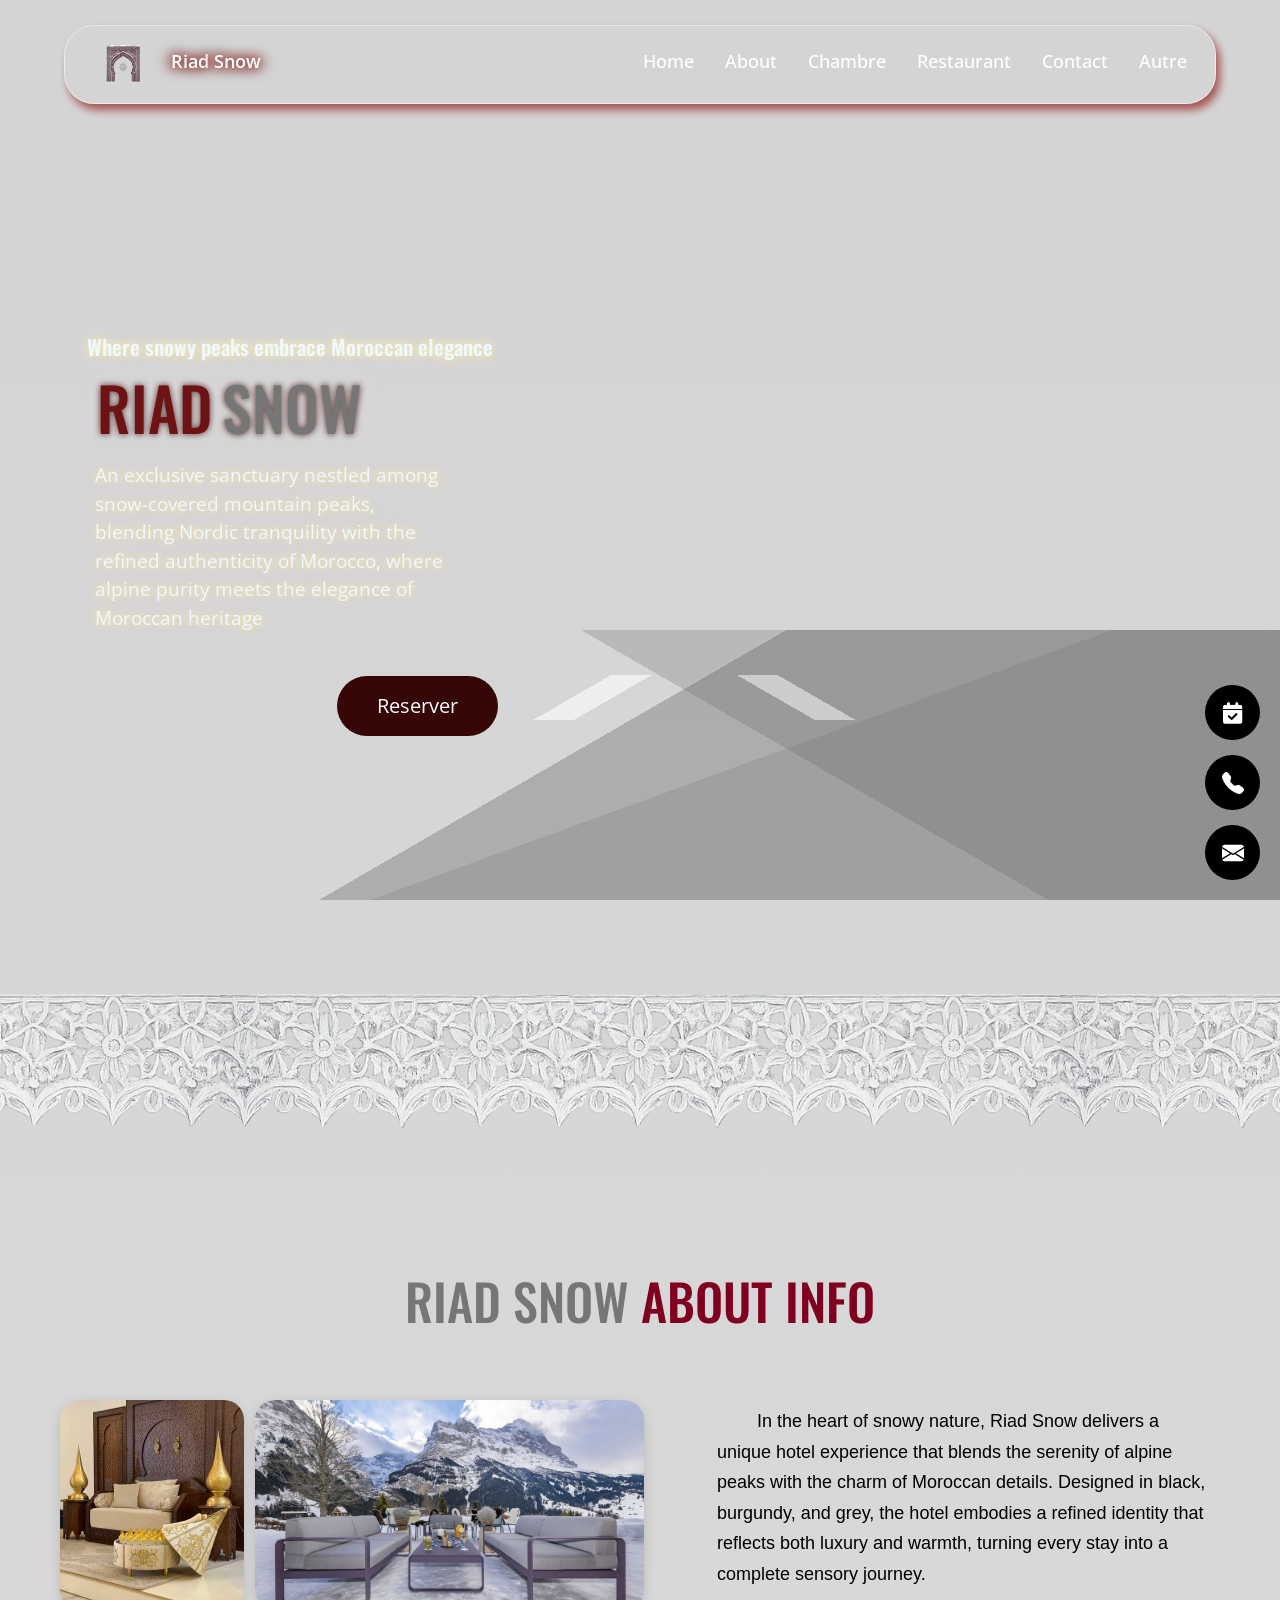
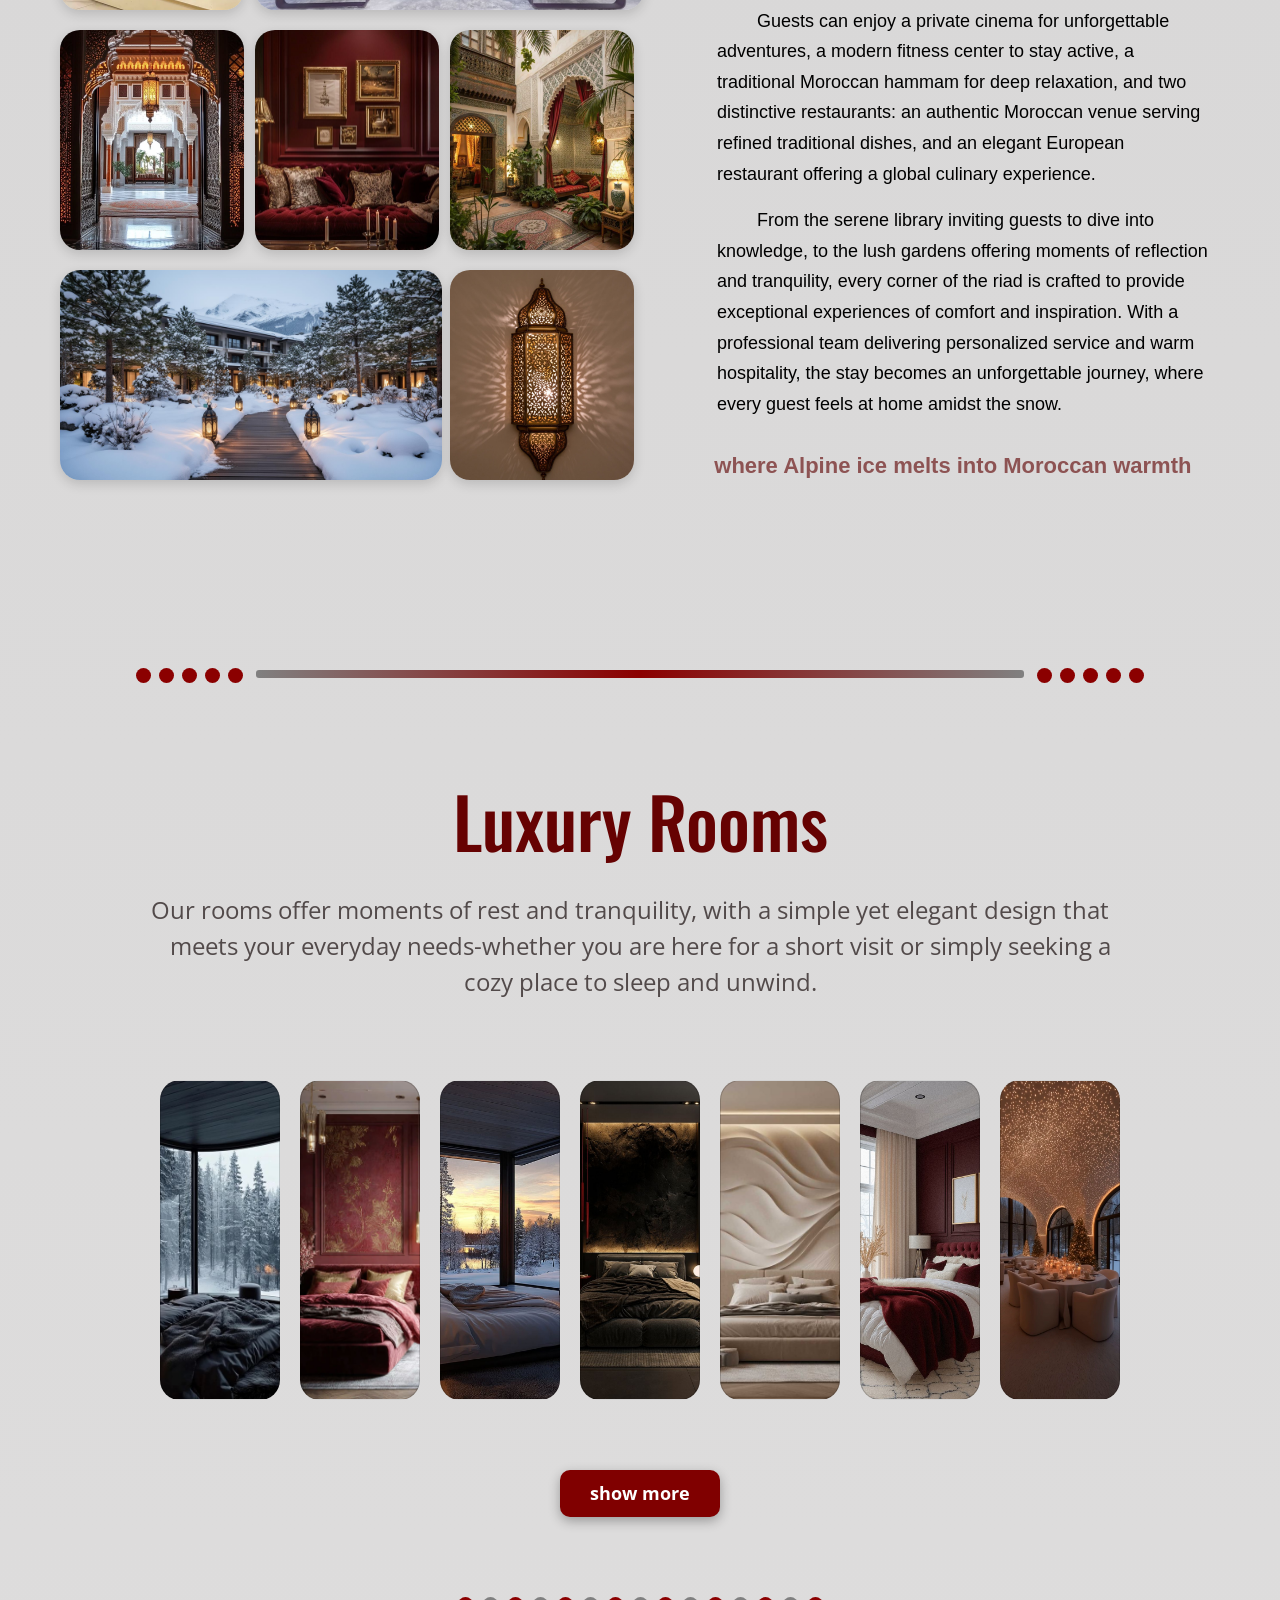
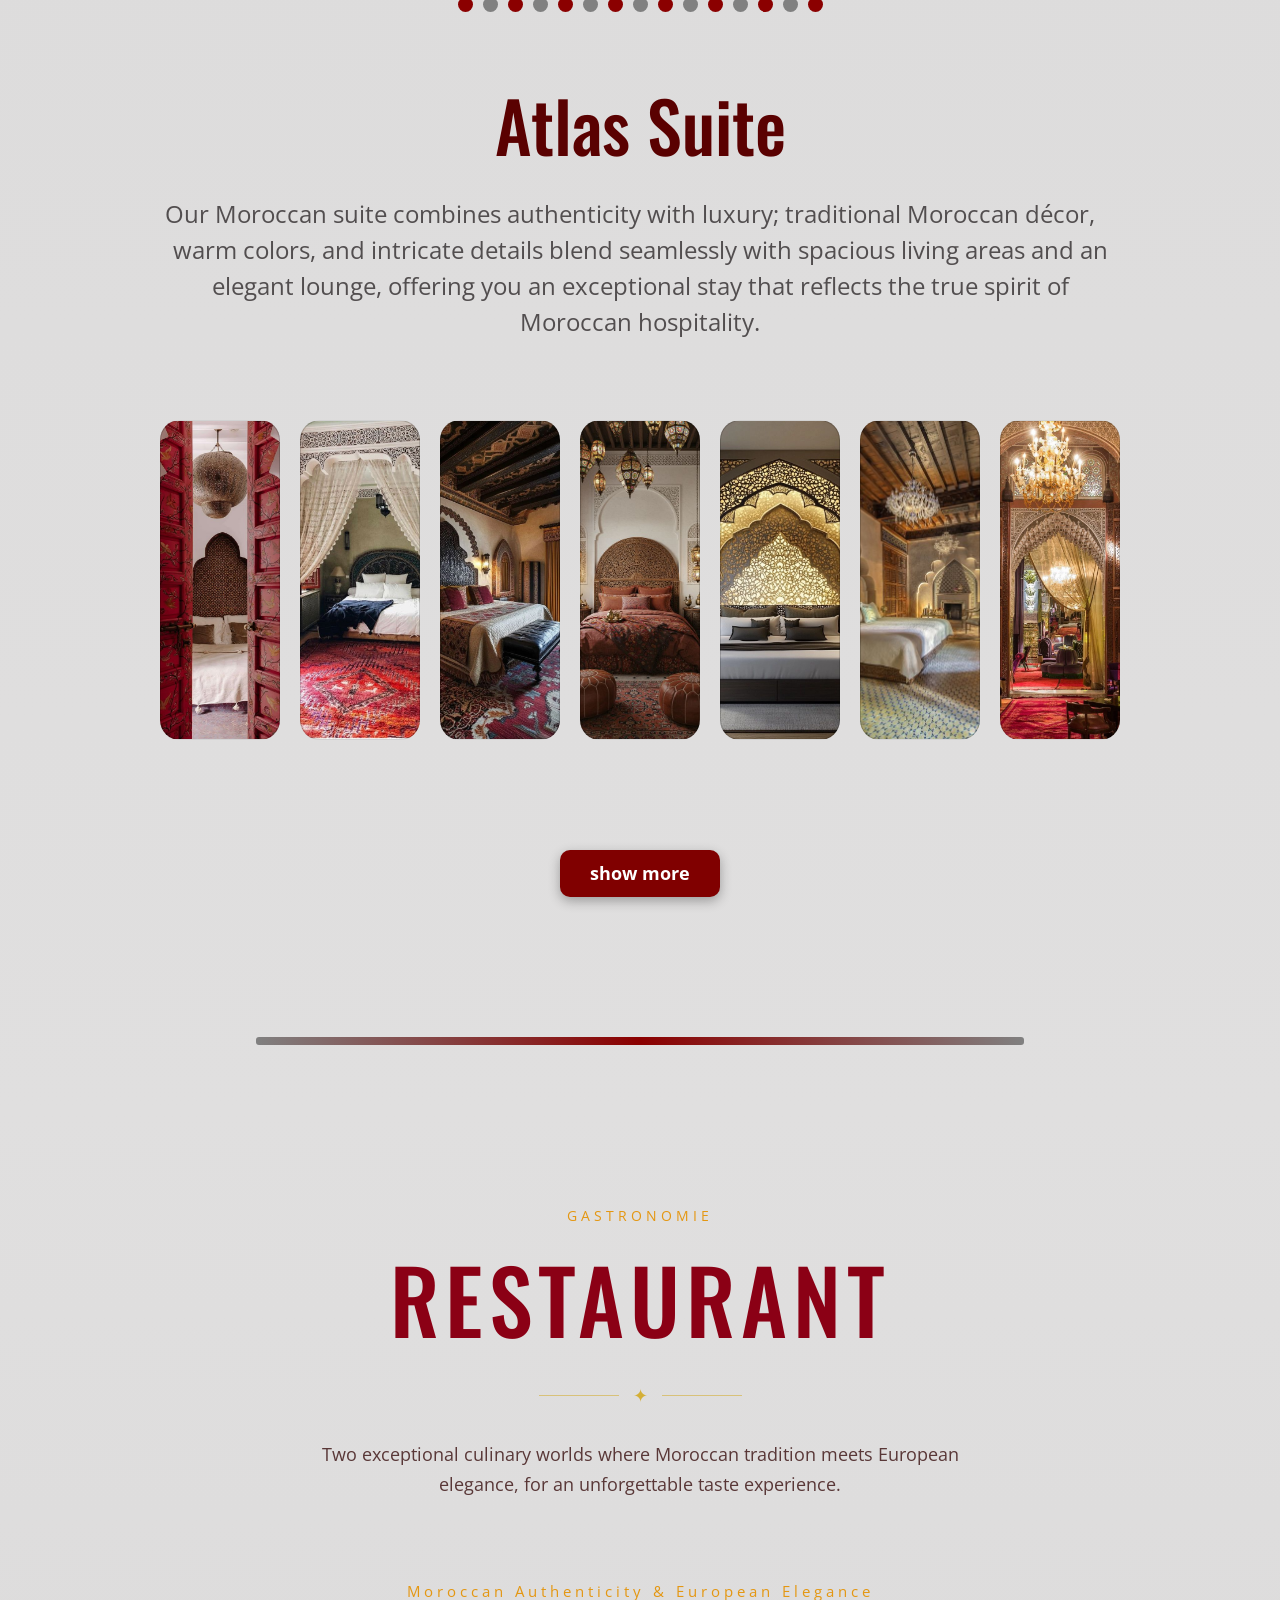
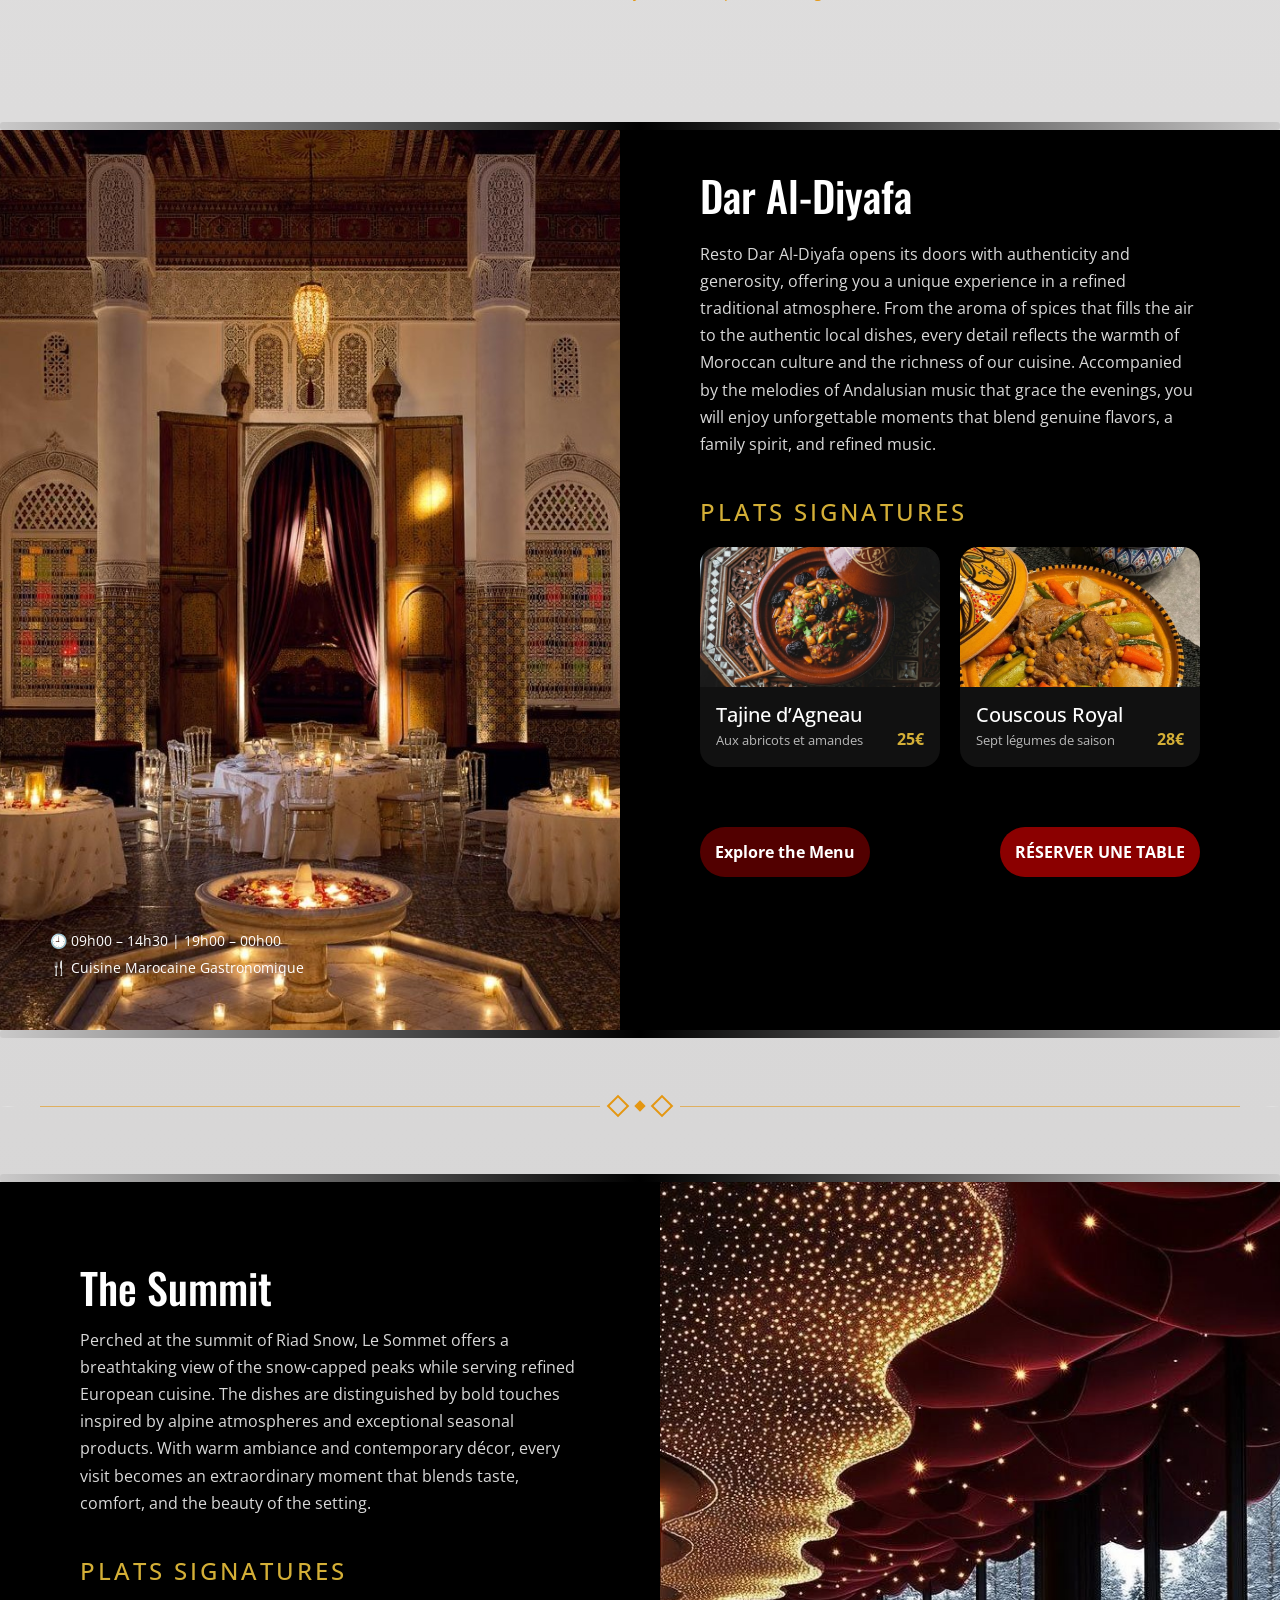
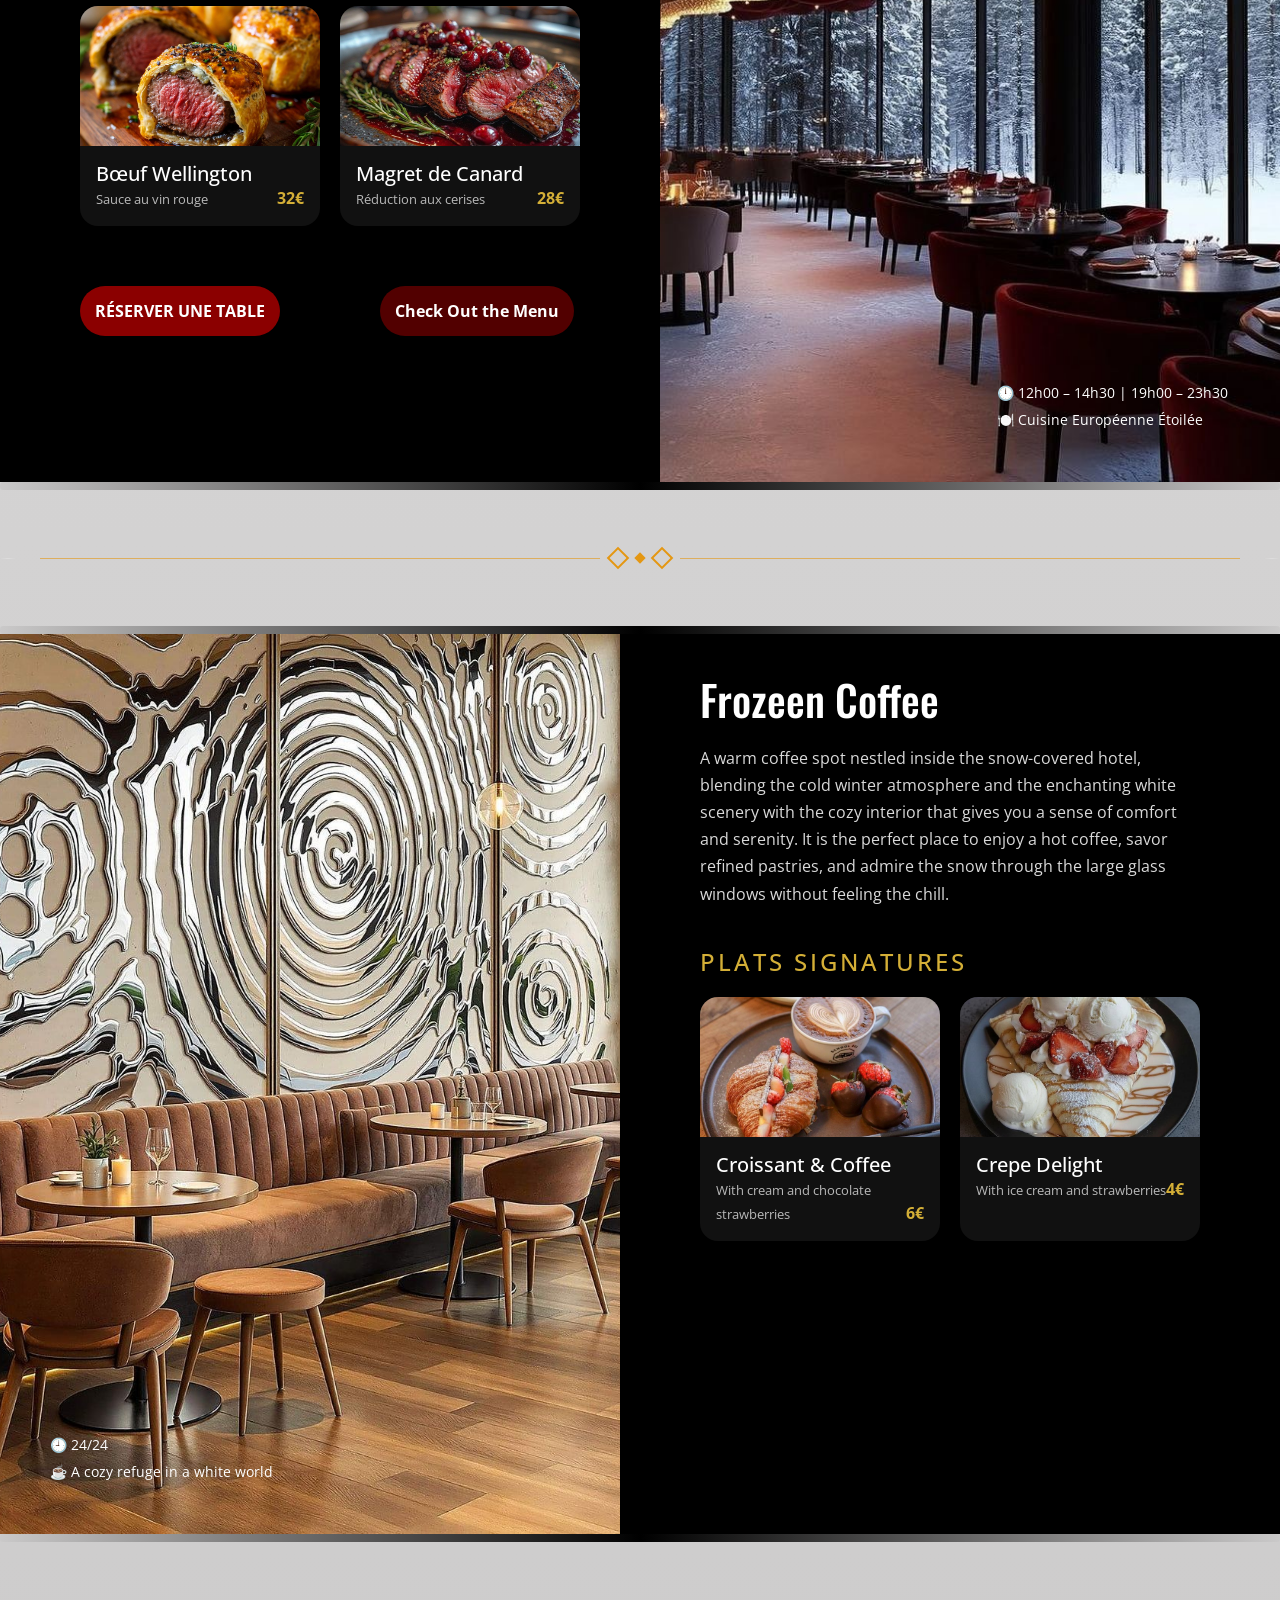
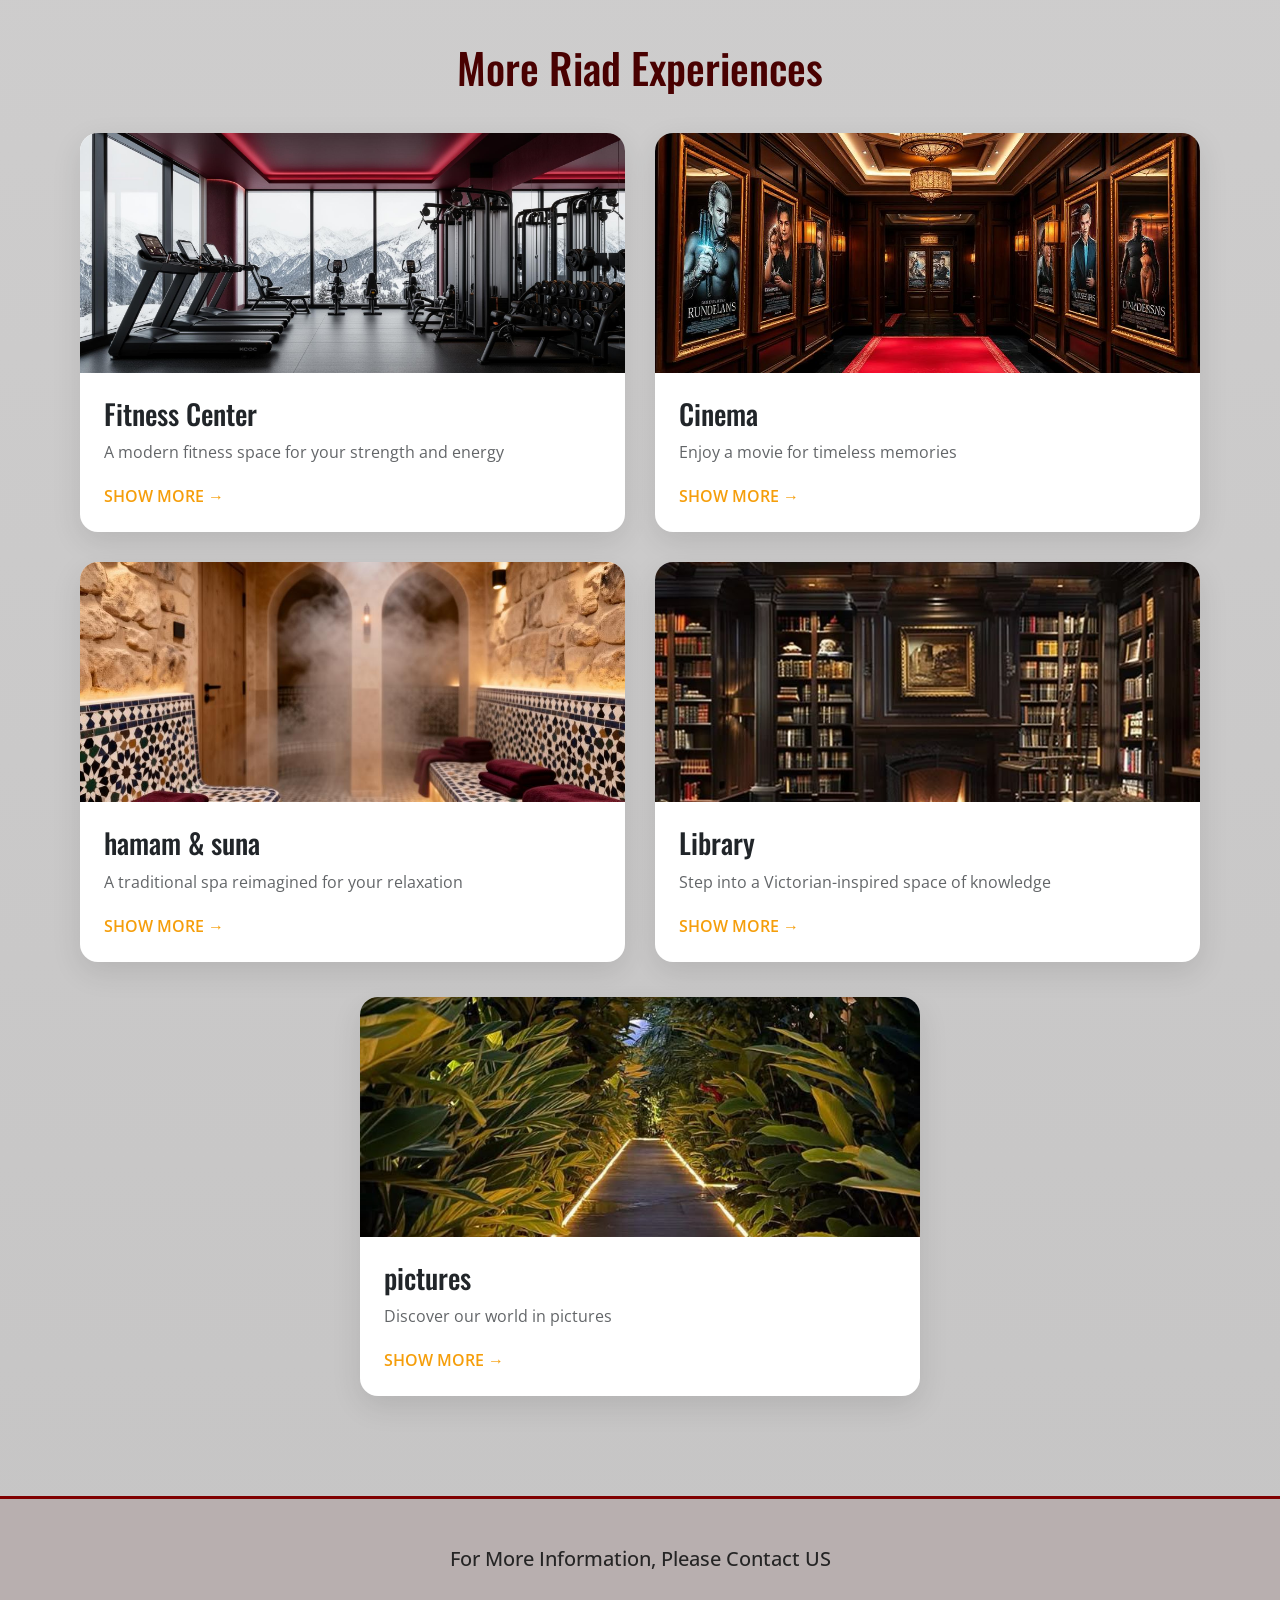
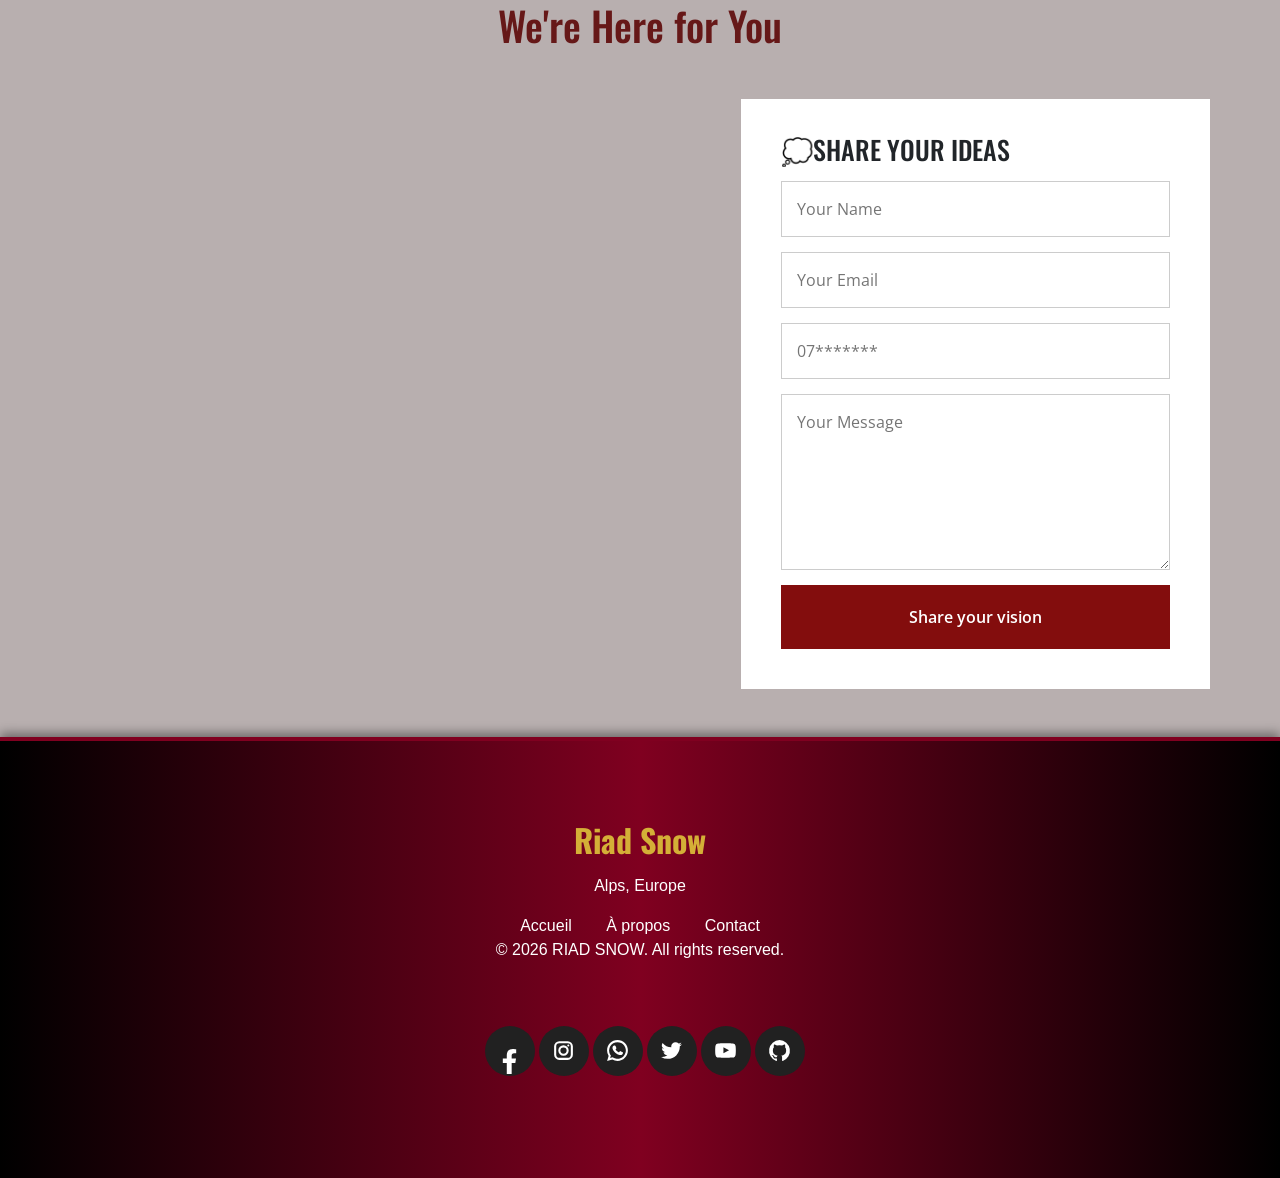
<file: index.html>
<!DOCTYPE html>
<html lang="en">
<head>
    <meta charset="UTF-8">
    <meta name="viewport" content="width=device-width, initial-scale=1.0">
    <title>RIAD SNOW</title>
   
    <link href="https://cdn.jsdelivr.net/npm/bootstrap@5.0.2/dist/css/bootstrap.min.css" rel="stylesheet" integrity="sha384-EVSTQN3/azprG1Anm3QDgpJLIm9Nao0Yz1ztcQTwFspd3yD65VohhpuuCOmLASjC" crossorigin="anonymous">
    <link href="https://cdnjs.cloudflare.com/ajax/libs/font-awesome/6.5.0/css/all.min.css" rel="stylesheet">
    <link href="https://cdn.jsdelivr.net/npm/bootstrap-icons/font/bootstrap-icons.css" rel="stylesheet">

    <link rel="stylesheet"  href="style.css">
    <!--<link rel="stylesheet" href="https://cdnjs.cloudflare.com/ajax/libs/font-awesome/7.0.1/css/all.min.css" integrity="sha512-2SwdPD6INVrV/lHTZbO2nodKhrnDdJK9/kg2XD1r9uGqPo1cUbujc+IYdlYdEErWNu69gVcYgdxlmVmzTWnetw==" crossorigin="anonymous" referrerpolicy="no-referrer" />-->
    <link rel="shortcut icon" href="icon.png" type="image/x-icon">
</head>
<body>

<!-- Bootstrap Bundle (فيه Popper) -->
<script src="https://cdn.jsdelivr.net/npm/bootstrap@5.3.2/dist/js/bootstrap.bundle.min.js"></script>
     


    <!--nav bar-->
    <header id="header">
        <nav class="navbar  navbar-expand-lg  navbar-dark  " >  
          <div class="brand ">
            <a href="#home" class="navbar-brand"><img src="icon.png" alt="Riad Snow" class="logo"> </a>
            <span class="hotel-name navbar-brand"><span class="primary"> Riad</span>  Snow</span>
          </div>
          <button class="navbar-toggler " type="button" data-bs-toggle="collapse" data-bs-target="#navbarNav">
            <span class="custom-toggler-icon"></span>
          </button>
          <div class="collapse navbar-collapse  navb" id="navbarNav">
          <ul class="navbar-nav ms-auto">
            <li class="nav-item"><a href="#home" class="nav-link" >Home</a></li>
            <li class="nav-item"><a href="#about" class="nav-link">About</a></li>
            <li class="nav-item"><a href="#Chambre" class="nav-link" >Chambre</a></li>
            <li class="nav-item"><a href="#Restaurant" class="nav-link">Restaurant</a></li>
            <li class="nav-item"><a href="#contact" class="nav-link" >Contact </a></li>
            <li class="nav-item"><a href="#autre" class="nav-link" >Autre </a></li>
            
          </ul>
          </div>
        </nav>
    </header>
    <!--home-->
    <main>
        <section id="home">
            <div class="slideshow">
             <div class="slide" style="background-image:url('home.jpg')"></div>
             <div class="slide" style="background-image:url('bac4.jpg')"></div>
             <div class="slide" style="background-image:url('m.jpg')"></div>
             <div class="slide" style="background-image:url('bac3.jpg')"></div>
            </div>
            
            <div class="container">
                <div class="home-content">
                    <div class="content-text">
                        <h3>Where snowy peaks embrace Moroccan elegance</h3>
                        <h1> RIAD  <span class="text-primar">SNOW</span></h1>
                        <p>An exclusive sanctuary nestled among snow-covered mountain peaks,
                             blending Nordic tranquility with the refined authenticity of Morocco,
                             where alpine purity meets the elegance of Moroccan heritage</p>
                        <a href="reservation.html" class="btn">Reserver</a>
                    </div>
                </div>
            </div>
            
        </section>
        <div class="amina"></div>
        
        <!--separation-->
        
        
        


        <!--about-->
        <section id="about">
         <!-- h3-->
          <h3 class="about-title">
          <span class="text-primar"> RIAD SNOW</span>   ABOUT INFO
          </h3>

          <div class="about-container">
           <!-- pictures-->
           <div class="about-gallery">
             <img src="about4.jpg" alt="Riad Snow 1">
             <img src="about7.jpg" alt="Riad Snow 2">
             <img src="about3.jpg" alt="Riad Snow 3">
             <img src="about or.jpeg" alt="Riad Snow 4">
             <img src="about5.jpg" alt="Riad Snow 5">
             <img src="jardin.jpg" alt="Riad Snow 6">
             <img src="about4 riad.jpg.jpeg" alt="Riad Snow 1">
            
             
           </div>
            <!-- paragraph) -->
           <div class="about-text">
             <p>
               In the heart of snowy nature, Riad Snow delivers a unique hotel experience that blends the serenity of alpine peaks with the charm of Moroccan details.
               Designed in black, burgundy, and grey, the hotel embodies a refined identity that reflects both luxury and warmth, turning every stay into a complete sensory journey.
             </p>
             <p>Guests can enjoy a private cinema for unforgettable adventures, a modern fitness center to stay active, a traditional Moroccan hammam for deep relaxation,
               and two distinctive restaurants: an authentic Moroccan venue serving refined traditional dishes, and an elegant European restaurant offering a global culinary experience. 
             </p>
             <p>From the serene library inviting guests to dive into knowledge, to the lush gardens offering moments of reflection and tranquility, 
              every corner of the riad is crafted to provide exceptional experiences of comfort and inspiration.
              With a professional team delivering personalized service and warm hospitality, the stay becomes an unforgettable journey, where every guest feels at home amidst the snow.</p>
             <!-- phrase -->
              <div class="about-quote"> where Alpine ice melts into Moroccan warmth</div>
              </div>
          </div>
        </section>
        <!-- separator -->
         <div class="separateur">
    <div class="dots left">
      <div class="dot"></div>
      <div class="dot"></div>
      <div class="dot"></div>
      <div class="dot"></div>
      <div class="dot"></div>
    </div>
    <div class="dots right">
      <div class="dot"></div>
      <div class="dot"></div>
      <div class="dot"></div>
      <div class="dot"></div>
      <div class="dot"></div>
    </div>
  </div>
  
        <!--chambre-->
        <section  id="Chambre">
          
            <div class="rom">
              <h2>Luxury Rooms</h2>
              <p>Our rooms offer moments of rest and tranquility, 
               with a simple yet elegant design that meets your everyday needs-whether 
               you are here for a short visit or simply seeking a cozy place to sleep and unwind.
              </p>
            </div>
            <div class="card" style="background-image:url('room.jpg')">
              <button class="btn-res"><a href="reservation.html #rom"> Reserve </a></button>
             <div class="info">
              <span class="price">À partir de 250€ par nuit</span>
               <ul class="features">
                <li>🛏 1 lit double</li>
                <li>👥 2 personnes</li>
                <li>📐 30 m²</li>
               </ul>
               

             </div>
            </div>

            <div class="card" style="background-image:url('room1.jpg')">
              <button class="btn-res"><a href="reservation.html"> Reserve </a></button>
             <div class="info">
               <span class="price">À partir de 210€ par nuit</span>
               <ul class="features">
                <li>🛏 1 lit double</li>
                <li>👥 2 personnes</li>
                <li>📐 28 m²</li>
               </ul>
              
             </div>
            </div>

            <div class="card" style="background-image:url('room2.jpg')">
             <button class="btn-res"><a href="reservation.html"> Reserve </a></button>
             <div class="info">
               <span class="price">À partir de 300€ par nuit</span>
               <ul class="features">
                <li>🛏 1 lit double</li>
                <li>👥 2 personnes</li>
                <li>📐 30 m²</li>
               </ul>
             </div>
            </div>

            <div class="card" style="background-image:url('room4.jpg')">
            <button class="btn-res"><a href="reservation.html"> Reserve </a></button>
            <div class="info">
             <span class="price">À partir de 210€ par nuit</span>
               <ul class="features">
                <li>🛏 1 lit double</li>
                <li>👥 2 personnes</li>
                <li>📐 26 m²</li>
               </ul>
            </div>
            </div>
           

           
         

         <div class="card" style="background-image:url('room18.jpg')">
            <button class="btn-res"><a href="reservation.html"> Reserve </a></button>
            <div class="info">
             <span class="price">À partir de 260€ par nuit</span>
               <ul class="features">
                <li>🛏 1 lit double</li>
                <li>👥 2 personnes</li>
                <li>📐 28 m²</li>
               </ul>
            </div>
         </div>
         <div class="card" style="background-image:url('room5.jpg')">
          <button class="btn-res"><a href="reservation.html"> Reserve </a></button>
          <div class="info">
           <span class="price">À partir de 190€ par nuit</span>
               <ul class="features">
                <li>🛏 1 lit double</li>
                <li>👥 2 personnes</li>
                <li>📐 25 m²</li>
               </ul>
         </div>
         </div>
         
         <div class="card ccc" style="background-image:url('room\ lux.jpg')">
          <input type="checkbox" id="toggle2" hidden>
          
  
          <div class="imag im1"></div>
          <div class="imag im2"></div>

          <label for="toggle2" class="next-icon"><i class="bi bi-chevron-right"></i></label>
            <button class="btn-res"><a href="reservation.html"> Reserve </a></button>
            <div class="info">
             <span class="price">À partir de 350€ par nuit</span>
               <ul class="features">
                <li>🛏 1 lit double</li>
                <li>👥 2 personnes</li>
                <li>📐 55 m²</li>
               </ul>
            </div>
         </div>
         
        <!--separation-->
          <div class="suit">
            <div class="b">
             <button class="b"><a href="pic.html#suit">show more</a></button>
            </div>
          <div class="doths">
         <!-- 15 dots -->
           <div class="doth"></div><div class="doth  dothh"></div><div class="doth"></div>
           <div class="doth  dothh"></div><div class="doth"></div><div class="doth  dothh"></div>
           <div class="doth"></div><div class="doth  dothh"></div><div class="doth"></div>
           <div class="doth  dothh"></div><div class="doth"></div><div class="doth  dothh"></div>
           <div class="doth"></div><div class="doth  dothh"></div><div class="doth"></div>
           
         </div>

         <!--suit-->
            
              <h2>Atlas Suite</h2>
              <p>Our Moroccan suite combines authenticity with luxury; traditional Moroccan décor, warm colors,
                 and intricate details blend seamlessly with spacious living areas and an elegant lounge,
                 offering you an exceptional stay that reflects the true spirit of Moroccan hospitality.</p>
            </div>
            <div class="card" style="background-image:url('suit\ about.jpg')">
              <button class="btn-res"><a href="reservation.html #suit"> Reserve </a></button>
             <div class="info">
              <span class="price">À partir de 240€ par nuit</span>
               <ul class="features">
                <li>🛏 1 lit double</li>
                <li>👥 2 personnes</li>
                <li>📐 35 m²</li>
               </ul>
             </div>
            </div>

            <div class="card" style="background-image:url('suit.jpg')">
              <button class="btn-res"><a href="reservation.html"> Reserve </a></button>
             <div class="info">
               <span class="price">À partir de 260€ par nuit</span>
               <ul class="features">
                <li>🛏 1 lit double</li>
                <li>👥 2 personnes</li>
                <li>📐 35 m²</li>
               </ul>
              
             </div>
            </div>

            <div class="card" style="background-image:url('suit2.jpg')">
              <button class="btn-res"><a href="reservation.html"> Reserve </a></button>
             <div class="info">
               <span class="price">À partir de 200€ par nuit</span>
               <ul class="features">
                <li>🛏 1 lit double</li>
                <li>👥 2 personnes</li>
                <li>📐 30 m²</li>
               </ul>
             </div>
            </div>

            <div class="card" style="background-image:url('suit8.jpg')">
            <button class="btn-res"><a href="reservation.html"> Reserve </a></button>
            <div class="info">
            <span class="price">À partir de 190€ par nuit</span>
               <ul class="features">
                <li>🛏 1 lit double</li>
                <li>👥 2 personnes</li>
                <li>📐 27 m²</li>
               </ul>
            </div>
           </div>

           

          <div class="card" style="background-image:url('suit7.jpg')">
            <button class="btn-res"><a href="reservation.html"> Reserve </a></button>
            <div class="info">
             <span class="price">À partir de 200€ par nuit</span>
               <ul class="features">
                <li>🛏 1 lit double</li>
                <li>👥 2 personnes</li>
                <li>📐 33 m²</li>
               </ul>
            </div>
         </div>
         

         <div class="card" style="background-image:url('suit10.jpg')">
          <button class="btn-res"><a href="reservation.html"> Reserve </a></button>
          <div class="info">
           <span class="price">À partir de 300€ par nuit</span>
               <ul class="features">
                <li>🛏 1 lit double</li>
                <li>👥 2 personnes</li>
                <li>📐 35 m²</li>
               </ul>
         </div>
         </div>

         <div class="card  c" style="background-image: url('dar4.jpg');">
          <input type="checkbox" id="toggle1" hidden>
          
  
          <div class="image img1"> </div>
          <div class="image img2"></div>

          <label for="toggle1" class="next-icon"><i class="bi bi-chevron-right"></i></label>

          <button class="btn-res"><a href="reservation.html"> Reserve </a></button>
          <div class="info">
           <span class="price">À partir de 380€ par nuit</span>
               <ul class="features">
                <li>🛏 1 lit double</li>
                <li>👥 2 personnes</li>
                <li>📐  65m²</li>
               </ul>
         </div>
         </div>


         
         

         
       </section>
       <div class="b">
          <button class="b"><a href="pic.html#suit">show more</a></button>
        </div>
       <!--separation-->
       <div class="separateur"></div>

       <!--rest-->
       <section id="Restaurant">
        <div class="restaurant-hero">
  <span class="over-title">GASTRONOMIE</span>

  <h1 class="main-title">RESTAURANT</h1>

  <div class="title-divider">
    <span class="line"></span>
    <span class="star">✦</span>
    <span class="line"></span>
  </div>

  <p class="description">
    Two exceptional culinary worlds where Moroccan tradition meets European elegance, 
    for an unforgettable taste experience.
  </p>

  <span class="bottom-title">Moroccan Authenticity & European Elegance</span>
</div>

<div class="separator"></div>
<!--hhhh-->
<div class="dar-section">

  <!-- IMAGE -->
  <div class="dar-image">
    <img src="dar5.jpg" alt="Dar Al Baraka">
    <div class="dar-info">
      <span>🕘 09h00 – 14h30 | 19h00 – 00h00</span>
      <span>🍴 Cuisine Marocaine Gastronomique</span>
    </div>
  </div>

  <!-- CONTENT -->
  <div class="dar-content">
    <h2>Dar Al-Diyafa</h2>

    <p>
      Resto Dar Al-Diyafa opens its doors with authenticity and generosity, offering you a unique experience in a refined traditional atmosphere. 
      From the aroma of spices that fills the air to the authentic local dishes, every detail reflects the warmth of Moroccan culture and the richness of our cuisine.
      Accompanied by the melodies of Andalusian music that grace the evenings,
      you will enjoy unforgettable moments that blend genuine flavors, a family spirit, and refined music.
    </p>

    <h4>PLATS SIGNATURES</h4>

    <div class="plats">
      <div class="plat-card">
        <img src="tajine1.jpg" alt="">
        <div class="plat-info">
          <h5>Tajine d’Agneau</h5>
          <span>Aux abricots et amandes</span>
          <strong>25€</strong>
        </div>
      </div>

      <div class="plat-card">
        <img src="couscous.jpg" alt="">
        <div class="plat-info">
          <h5>Couscous Royal</h5>
          <span>Sept légumes de saison</span>
          <strong>28€</strong>
        </div>
      </div>
    </div>
    <div class="buttons">
      <button class="menu-dar" id="menu-dar"><a href="pic.html#dar">Explore the Menu</a></button>
      <button  class="reservation-btn "><a href="resto reser.html"> RÉSERVER UNE TABLE</a></button>
    </div>
    
  </div>

</div>
<div class="separator"></div>
<div class="lux-divider">
  <span class="lux-line"></span>

  <div class="lux-diamonds">
    <span class="line-n"></span>
    <span class="diamond"></span>
    <span class="diamond center"></span>
    <span class="diamond"></span>
    <span class="line-n"></span>
  </div>

  <span class="lux-line"></span>
</div>

<div class="separator"></div>
<!--kkkkk-->
<div class="sommet-section">

  <!-- CONTENT -->
  <div class="sommet-content">
    <h2>The Summit</h2>
    <p>
      Perched at the summit of Riad Snow, Le Sommet offers a breathtaking view of the snow-capped peaks while serving refined European cuisine. 
      The dishes are distinguished by bold touches inspired by alpine atmospheres and exceptional seasonal products. 
      With warm ambiance and contemporary décor, 
      every visit becomes an extraordinary moment that blends taste, comfort, and the beauty of the setting.
    </p>

    <h4>PLATS SIGNATURES</h4>

    <div class="plats">
      <div class="plat-card">
        <img src="plat rest.jpg" alt="">
        <div class="plat-info">
          <h5>Bœuf Wellington</h5>
          <span>Sauce au vin rouge</span>
          <strong>32€</strong>
        </div>
      </div>

      <div class="plat-card">
        <img src="plat rest1.jpg" alt="">
        <div class="plat-info">
          <h5>Magret de Canard</h5>
          <span>Réduction aux cerises</span>
          <strong>28€</strong>
        </div>
      </div>
    </div>
    <div class="buttons">
      
      <button class="reserve-btn"><a  href="resto reser.html"> RÉSERVER UNE TABLE </a></button>
      <div class="sommet-btn"><a href="pic.html#resto"> Check Out the Menu</a></div>
    </div>
    
  </div>


  <!-- IMAGE -->
  <div class="sommet-image">
    <img src="resto.jpg" alt="Le Sommet">

    <div class="sommet-info">
      <span>🕛 12h00 – 14h30 | 19h00 – 23h30</span>
      <span>🍽️ Cuisine Européenne Étoilée</span>
    </div>
  </div>
</div>
<div class="separator"></div>
 <!--cofeeeeeeeeeeeeeee-->
 <div class="lux-divider">
  <span class="lux-line"></span>

  <div class="lux-diamonds">
    <span class="line-n"></span>
    <span class="diamond"></span>
    <span class="diamond center"></span>
    <span class="diamond"></span>
    <span class="line-n"></span>
  </div>

  <span class="lux-line"></span>
</div>
<div class="separator"></div>
<div class="cofee">

  <!-- IMAGE -->
  <div class="cofe-image">
    <img src="cafee10.jpg" alt="Dar Al Baraka">
    <div class="dar-info">
      <span>🕘 24/24 </span>
      <span>☕ A cozy refuge in a white world</span>
    </div>
  </div>

  <!-- CONTENT -->
  <div class="dar-content">
    <h2>Frozeen Coffee </h2>

    <p>
     A warm coffee spot nestled inside the snow-covered hotel, blending the cold 
     winter atmosphere and the enchanting white scenery with the cozy interior that gives you a sense of comfort and serenity. 
     It is the perfect place to enjoy a hot coffee, savor refined pastries,
      and admire the snow through the large glass windows without feeling the chill.
    </p>

    <h4>PLATS SIGNATURES</h4>

    <div class="plats">
      <div class="plat-card">
        <img src="plat caf.jpg" alt="">
        <div class="plat-info">
          <h5>Croissant & Coffee</h5>
          <span>With cream and chocolate strawberries</span>
          <strong>6€</strong>
        </div>
      </div>

      <div class="plat-card">
        <img src="plat caf2.jpg" alt="">
        <div class="plat-info">
          <h5>Crepe Delight</h5>
          <span>With ice cream and strawberries</span>
          <strong>4€</strong>
        </div>
      </div>
    </div>
  <!--bbbbbbbbb-->
  
       </section>
       <div class="separator"></div>
       <section id="autre" class="autres-section">
  <h2>More Riad Experiences</h2>

  <div class="autres-cards">

    <!-- Salle de sport -->
    <div class="autre-card">
      <img src="salle1.jpg" alt="Salle de sport">

      <div class="card-content">
        <h3>Fitness Center</h3>
        <p>A modern fitness space for your strength and energy</p>

        <a href="pic.html#salle" class="explore-link">
          SHOW MORE →
        </a>
      </div>
    </div>

    <!-- Cinéma -->
    <div class="autre-card">
      <img src="cinema.jpg" alt="Cinéma">

      <div class="card-content">
        <h3>Cinema</h3>
        <p>Enjoy a movie for timeless memories</p>

        <a href="pic.html#cinema" class="explore-link">
          SHOW MORE →
        </a>
      </div>
    </div>
    <!--hmam-->
    <div class="autre-card">
      <img src="hamam.jpg" alt="hamama">

      <div class="card-content">
        <h3>hamam & suna</h3>
        <p>A traditional spa reimagined for your relaxation</p>

        <a href="pic.html#hamam" class="explore-link">
          SHOW MORE →
        </a>
      </div>
    </div>
    <!--biblio-->
    <div class="autre-card">
      <img src="biblio6.jpg" alt="Salle de sport">

      <div class="card-content">
        <h3>Library</h3>
        <p>Step into a Victorian-inspired space of knowledge</p>

        <a href="pic.html#library"   class="explore-link">
          SHOW MORE →
        </a>
      </div>
    </div>
    <!--pictures-->
    
  </div>
  <div class="puc">
  <div class="autre-card">
      <img src="jardin2.jpg" alt="Cinéma">

      <div class="card-content">
        <h3>pictures</h3>
        <p>Discover our world in pictures</p>

        <a href="pic.html" class="explore-link">
          SHOW MORE →
        </a>
      </div>
    </div>
  </div>
</section>


<!--contact-->
<section id="contact" class="reservation-footer py-5">
  <div class="container">
    <div class="heading">
      <h5>For More Information, Please Contact US</h5>
      <h3>We're Here for You</h3>
    </div>
    <div class="row">
      <div class="map">
        <iframe src="https://www.google.com/maps/embed?pb=!1m18!1m12!1m3!1d22239.46452197073!2d6.844575534765645!3d45.832622299999976!2m3!1f0!2f0!3f0!3m2!1i1024!2i768!4f13.1!3m3!1m2!1s0x4789459fb534be51%3A0xa908728c5dcec4c0!2sMont%20Blanc!5e0!3m2!1sfr!2sma!4v1769704135225!5m2!1sfr!2sma" 
           width="600" height="450" style="border:0;" allowfullscreen="" loading="lazy" referrerpolicy="no-referrer-when-downgrade">

        </iframe>
      </div>
      <div class="contact-content">
        <h3> 💭Share Your Ideas</h3>
        <form>
          <input type="text" name="name" id="name" placeholder="Your Name">
          <input type="email" name="Email" id="Email" placeholder="Your Email">
          <input type="tel" name="phone number" id="tel"placeholder="07*******">
          <textarea name="message" id="message" placeholder="Your Message" rows="6"></textarea>
          <button type="submit" class="btn-submit">Share your vision</button>
        </form>
         
      </div>
    </div>
  </div>
</section>





<!--contact-->
<div class="floating-buttons">
    <a href="reservation.html">
      <i class="fas fa-calendar-check"></i>
    </a>
    <a href="tel:+212702902445" class="phone">
      <i class="bi bi-telephone-fill"></i>
    </a>
    <a href="mailto:sakichaimaa2004@gmail.com" class="email">
      <i class="bi bi-envelope-fill"></i>
    </a>
</div>






<!--salina-->

<footer class="footer-gradient">
  <div class="footer-container">
    <h3 class="footer-title">Riad Snow</h3>
    <p class="footer-text">Alps, Europe</p>
    <div class="footer-links">
      <a href="#home">Accueil</a>
      <a href="#about">À propos</a>
      <a href="#contact">Contact</a>
    </div>
    <p class="footer-copy">&copy; 2026 RIAD SNOW. All rights reserved.</p>
  </div>

  
<div class="oussama">
  <a href="https://www.facebook.com/shaimaa_saki" target="_blank" class="button">
    <div class="oumaima">
    <span class="tooltip">Facebook</span>
    <svg
      viewBox="0 0 320 512"
      height="20"
      width="20"
      fill="currentColor"
      xmlns="http://www.w3.org/2000/svg"
    >
      <path
        d="M279.14 288l14.22-92.66h-88.91v-60.13c0-25.35 12.42-50.06 52.24-50.06h40.42V6.26S260.43 0 225.36 0c-73.22 0-121.08 44.38-121.08 124.72v70.62H22.89V288h81.39v224h100.17V288z"
      ></path>
    </svg>
    </div>
  </a>
<a href="https://www.instagram.com/ shaimaa_saki" target="_blank" class="button">
  <svg
    viewBox="0 0 24 24"
    fill="none"
    height="24"
    width="24"
    xmlns="http://www.w3.org/2000/svg"
    aria-hidden="true"
    class="w-6 h-6 text-gray-800 dark:text-white"
  >
    <path
      
      d="M3 8a5 5 0 0 1 5-5h8a5 5 0 0 1 5 5v8a5 5 0 0 1-5 5H8a5 5 0 0 1-5-5V8Zm5-3a3 3 0 0 0-3 3v8a3 3 0 0 0 3 3h8a3 3 0 0 0 3-3V8a3 3 0 0 0-3-3H8Zm7.597 2.214a1 1 0 0 1 1-1h.01a1 1 0 1 1 0 2h-.01a1 1 0 0 1-1-1ZM12 9a3 3 0 1 0 0 6 3 3 0 0 0 0-6Zm-5 3a5 5 0 1 1 10 0 5 5 0 0 1-10 0Z"
      fill-rule="evenodd"
      fill="currentColor"
    ></path>
  </svg>
</a>
<a href="https://wa.me/212702902445" target="_blank" class="button">
  <svg
    viewBox="0 0 24 24"
    fill="none"
    height="24"
    width="24"
    xmlns="http://www.w3.org/2000/svg"
    aria-hidden="true"
    class="w-6 h-6 text-gray-800 dark:text-white"
  >
    <path
      clip-rule="evenodd"
      d="M12 4a8 8 0 0 0-6.895 12.06l.569.718-.697 2.359 2.32-.648.379.243A8 8 0 1 0 12 4ZM2 12C2 6.477 6.477 2 12 2s10 4.477 10 10-4.477 10-10 10a9.96 9.96 0 0 1-5.016-1.347l-4.948 1.382 1.426-4.829-.006-.007-.033-.055A9.958 9.958 0 0 1 2 12Z"
      fill-rule="evenodd"
      fill="currentColor"
    ></path>
    <path
      d="M16.735 13.492c-.038-.018-1.497-.736-1.756-.83a1.008 1.008 0 0 0-.34-.075c-.196 0-.362.098-.49.291-.146.217-.587.732-.723.886-.018.02-.042.045-.057.045-.013 0-.239-.093-.307-.123-1.564-.68-2.751-2.313-2.914-2.589-.023-.04-.024-.057-.024-.057.005-.021.058-.074.085-.101.08-.079.166-.182.249-.283l.117-.14c.121-.14.175-.25.237-.375l.033-.066a.68.68 0 0 0-.02-.64c-.034-.069-.65-1.555-.715-1.711-.158-.377-.366-.552-.655-.552-.027 0 0 0-.112.005-.137.005-.883.104-1.213.311-.35.22-.94.924-.94 2.16 0 1.112.705 2.162 1.008 2.561l.041.06c1.161 1.695 2.608 2.951 4.074 3.537 1.412.564 2.081.63 2.461.63.16 0 .288-.013.4-.024l.072-.007c.488-.043 1.56-.599 1.804-1.276.192-.534.243-1.117.115-1.329-.088-.144-.239-.216-.43-.308Z"
      fill="currentColor"
    ></path>
  </svg>
</a>

<button class="button">
  <svg
    viewBox="0 0 24 24"
    fill="currentColor"
    height="24"
    width="24"
    xmlns="http://www.w3.org/2000/svg"
    aria-hidden="true"
    class="w-6 h-6 text-gray-800 dark:text-white"
  >
    <path
      clip-rule="evenodd"
      d="M22 5.892a8.178 8.178 0 0 1-2.355.635 4.074 4.074 0 0 0 1.8-2.235 8.343 8.343 0 0 1-2.605.981A4.13 4.13 0 0 0 15.85 4a4.068 4.068 0 0 0-4.1 4.038c0 .31.035.618.105.919A11.705 11.705 0 0 1 3.4 4.734a4.006 4.006 0 0 0 1.268 5.392 4.165 4.165 0 0 1-1.859-.5v.05A4.057 4.057 0 0 0 6.1 13.635a4.192 4.192 0 0 1-1.856.07 4.108 4.108 0 0 0 3.831 2.807A8.36 8.36 0 0 1 2 18.184 11.732 11.732 0 0 0 8.291 20 11.502 11.502 0 0 0 19.964 8.5c0-.177 0-.349-.012-.523A8.143 8.143 0 0 0 22 5.892Z"
      fill-rule="evenodd"
    ></path>
  </svg>
</button>

<button class="button">
  <svg
    viewBox="0 0 24 24"
    fill="currentColor"
    height="24"
    width="24"
    xmlns="http://www.w3.org/2000/svg"
    aria-hidden="true"
    class="w-6 h-6 text-gray-800 dark:text-white"
  >
    <path
      clip-rule="evenodd"
      d="M21.7 8.037a4.26 4.26 0 0 0-.789-1.964 2.84 2.84 0 0 0-1.984-.839c-2.767-.2-6.926-.2-6.926-.2s-4.157 0-6.928.2a2.836 2.836 0 0 0-1.983.839 4.225 4.225 0 0 0-.79 1.965 30.146 30.146 0 0 0-.2 3.206v1.5a30.12 30.12 0 0 0 .2 3.206c.094.712.364 1.39.784 1.972.604.536 1.38.837 2.187.848 1.583.151 6.731.2 6.731.2s4.161 0 6.928-.2a2.844 2.844 0 0 0 1.985-.84 4.27 4.27 0 0 0 .787-1.965 30.12 30.12 0 0 0 .2-3.206v-1.516a30.672 30.672 0 0 0-.202-3.206Zm-11.692 6.554v-5.62l5.4 2.819-5.4 2.801Z"
      fill-rule="evenodd"
    ></path>
  </svg>
</button>

<button class="button">
  <svg
    viewBox="0 0 24 24"
    fill="currentColor"
    height="24"
    width="24"
    xmlns="http://www.w3.org/2000/svg"
    aria-hidden="true"
    class="w-6 h-6 text-gray-800 dark:text-white"
  >
    <path
      clip-rule="evenodd"
      d="M12.006 2a9.847 9.847 0 0 0-6.484 2.44 10.32 10.32 0 0 0-3.393 6.17 10.48 10.48 0 0 0 1.317 6.955 10.045 10.045 0 0 0 5.4 4.418c.504.095.683-.223.683-.494 0-.245-.01-1.052-.014-1.908-2.78.62-3.366-1.21-3.366-1.21a2.711 2.711 0 0 0-1.11-1.5c-.907-.637.07-.621.07-.621.317.044.62.163.885.346.266.183.487.426.647.71.135.253.318.476.538.655a2.079 2.079 0 0 0 2.37.196c.045-.52.27-1.006.635-1.37-2.219-.259-4.554-1.138-4.554-5.07a4.022 4.022 0 0 1 1.031-2.75 3.77 3.77 0 0 1 .096-2.713s.839-.275 2.749 1.05a9.26 9.26 0 0 1 5.004 0c1.906-1.325 2.74-1.05 2.74-1.05.37.858.406 1.828.101 2.713a4.017 4.017 0 0 1 1.029 2.75c0 3.939-2.339 4.805-4.564 5.058a2.471 2.471 0 0 1 .679 1.897c0 1.372-.012 2.477-.012 2.814 0 .272.18.592.687.492a10.05 10.05 0 0 0 5.388-4.421 10.473 10.473 0 0 0 1.313-6.948 10.32 10.32 0 0 0-3.39-6.165A9.847 9.847 0 0 0 12.007 2Z"
      fill-rule="evenodd"
    ></path>
  </svg>
</button>

</div>



</footer>



       

    </main>

</body>
</html>
</file>
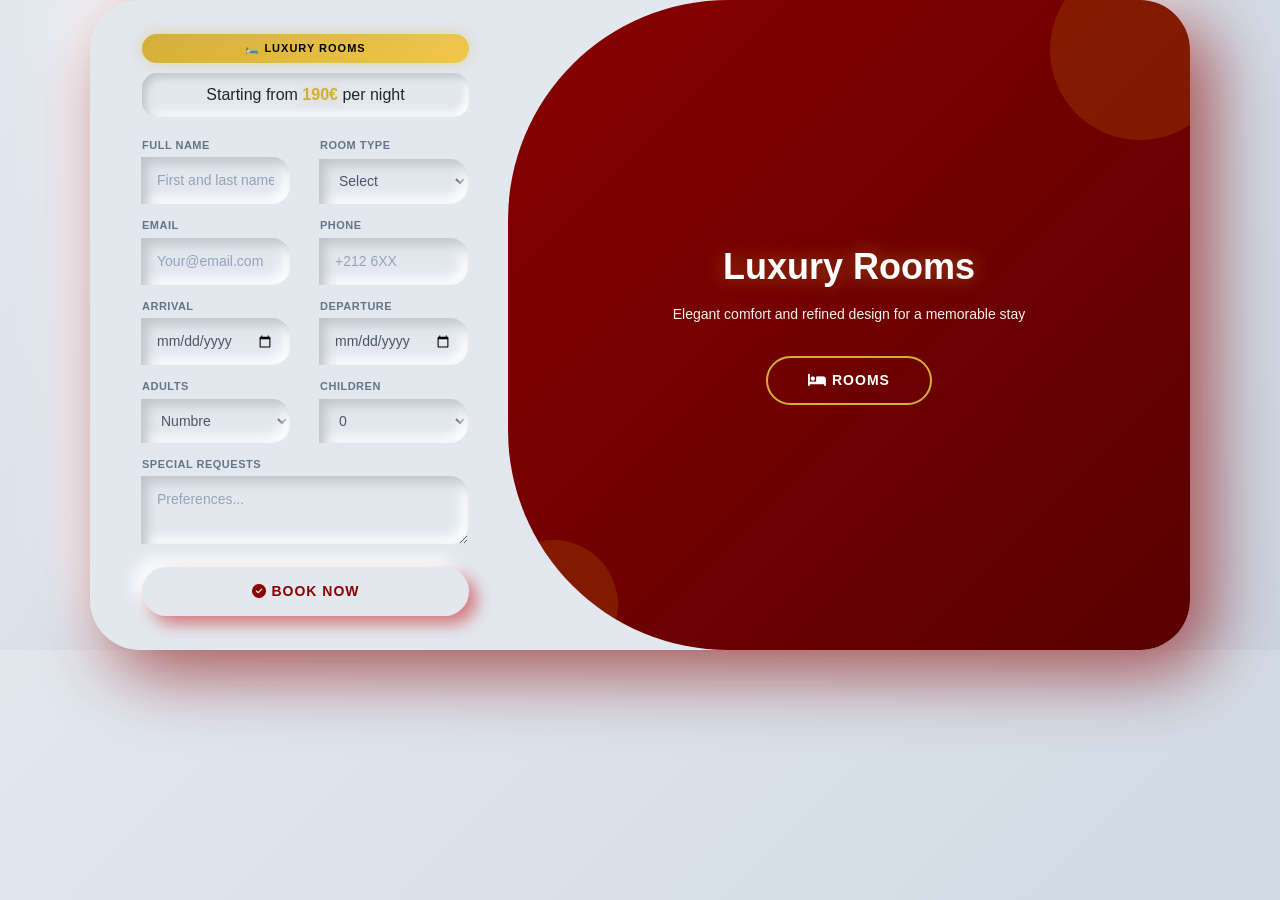
<file: reservation.html>
<!DOCTYPE html>
<html lang="en">
<head>
    <meta charset="UTF-8">
    <meta name="viewport" content="width=device-width, initial-scale=1.0">
    <link href="https://cdn.jsdelivr.net/npm/bootstrap@5.0.2/dist/css/bootstrap.min.css" rel="stylesheet" integrity="sha384-EVSTQN3/azprG1Anm3QDgpJLIm9Nao0Yz1ztcQTwFspd3yD65VohhpuuCOmLASjC" crossorigin="anonymous">
    <link href="https://cdnjs.cloudflare.com/ajax/libs/font-awesome/6.5.0/css/all.min.css" rel="stylesheet">
    <link href="https://cdn.jsdelivr.net/npm/bootstrap-icons/font/bootstrap-icons.css" rel="stylesheet">
    <title>Reservation Riad</title>
    <style>
         * {
            margin: 0;
            padding: 0;
            box-sizing: border-box;
        }
        body {
            
            
            font-family:  sans-serif;
           
            display: flex;
            align-items: center;
            justify-content: center;
            background: linear-gradient(135deg, #e3e8ef 0%, #cbd5e1 100%);
            position: relative;
            
        }
        /* Animated glowing gradient borders */
        body::before {
            content: '';
            position: fixed;
            left: 0;
            top: 0;
            width: 12px;
            height: 100%;
            
            z-index: 1000;
            animation: glowPulse 3s ease-in-out infinite;
        }

        body::after {
            content: '';
            position: fixed;
            right: 0;
            top: 0;
            width: 12px;
            height: 100%;
            z-index: 1000;
            animation: glowPulse 3s ease-in-out infinite 1.5s;
        }

        

        .container {
            width: 100%;
            max-width: 1100px;
            height: 650px;
            background: #e3e8ef;
            border-radius: 50px;
            box-shadow: 
                20px 20px 70px #8d1818c0,
                -20px -20px 60px #ffffff;
            position: relative;
            gap: 250px;
            display: flex;
        }
        #toggle {
            display: none;
        }
        /* Luxury Rooms Form (LEFT) */
        .left-panel {
            
            
            padding: 40px;
            margin-right: 30px;
            
            display: flex;
            flex-direction: column;
            justify-content: center;
            transition: opacity 0.8s ease;
        }
        /* Premium Suites Form (RIGHT) */
        .right-panel {
            
            padding: 40px;
            margin-right: 30px;
            
            display: flex;
            flex-direction: column;
            justify-content: center;
            transition: opacity 0.8s ease;
        }

        /* Fade effect on panels */
        #toggle:checked ~ .left-panel {
            opacity: 0.3;
            pointer-events: none;
        }
        #toggle:not(:checked) ~ .right-panel {
            opacity: 0.3;
            pointer-events: none;
        }

        /* Overlay slides from RIGHT to LEFT */
        .overlay-container {
            position: absolute;
            top: 0;
            right: 0;
            width: 62%;
            height: 100%;
            transition: transform 1.2s cubic-bezier(0.68, -0.55, 0.265, 1.55);
            z-index: 100;
        }

        .overlay {
            background: linear-gradient(135deg, #8B0000 0%, #5a0000 100%);
            width: 100%;
            height: 100%;
            position: relative;
            border-radius: 220px 50px 50px 220px;
            overflow: hidden;
        }

        /* Curtain texture */
        .overlay::before {
            content: '';
            position: absolute;
            top: 0;
            left: 0;
            right: 0;
            bottom: 0;
            background: 
                repeating-linear-gradient(
                    90deg,
                    transparent 0px,
                    rgba(0, 0, 0, 0.1) 2px,
                    transparent 4px
                );
            pointer-events: none;
            opacity: 0.3;
        }
        .overlay-panel {
            position: absolute;
            width: 100%;
            height: 100%;
            display: flex;
            flex-direction: column;
            align-items: center;
            justify-content: center;
            padding: 50px;
            color: #fff;
            text-align: center;
            transition: opacity 0.6s ease, transform 0.8s cubic-bezier(0.68, -0.55, 0.265, 1.55);
        }

        /* Initially show "Luxury Rooms" on right */
        .overlay-right {
            opacity: 1;
            
            transform: translateX(0) scale(1);
        }
        .overlay-left {
            opacity: 0;
            transform: translateX(-50px) scale(0.9);

        }
        /* When toggle checked, slide overlay to LEFT */
        #toggle:checked ~ .overlay-container {
            transform: translateX(-60%);
        }
        #toggle:checked ~ .overlay-container .overlay {
            border-radius: 40px 220px 220px 40px;

        }
        /* Swap overlay text */
        #toggle:checked ~ .overlay-container .overlay-right {
            opacity: 0;
            transform: translateX(80px) scale(0.8);
        }
        #toggle:checked ~ .overlay-container .overlay-left {
            opacity: 1;
            transform: translateX(0) scale(1);
        }
        .overlay h2 {
            font-size: 36px;
            font-weight: 700;
            margin-bottom: 15px;
            text-shadow: 0 0 20px rgba(212, 175, 55, 0.5);
            animation: titleGlow 2s ease-in-out infinite;
        }

        @keyframes titleGlow {
            0%, 100% {
                text-shadow: 0 0 20px rgba(212, 175, 55, 0.5);
            }
            50% {
                text-shadow: 0 0 30px rgba(212, 175, 55, 0.8), 0 0 40px rgba(212, 175, 55, 0.4);
            }
        }

        .overlay p {
            font-size: 14px;
            margin-bottom: 30px;
            opacity: 0.95;
            line-height: 1.6;
        }

        .overlay-btn {
            background: transparent;
            color: #fff;
            border: 2px solid #d4af37;
            padding: 12px 40px;
            border-radius: 30px;
            font-size: 14px;
            font-weight: 600;
            cursor: pointer;
            transition: all 0.4s ease;
            text-transform: uppercase;
            letter-spacing: 1px;
            position: relative;
            overflow: hidden;
        }

        .overlay-btn::before {
            content: '';
            position: absolute;
            top: 50%;
            left: 50%;
            width: 0;
            height: 0;
            border-radius: 50%;
            background: rgba(212, 175, 55, 0.3);
            transform: translate(-50%, -50%);
            transition: width 0.6s ease, height 0.6s ease;
        }

        .overlay-btn:hover::before {
            width: 300px;
            height: 300px;
            
        }
        .overlay-btn:hover {
            background: #d4af37;
            color: #000;
            border-color: #d4af37;
            box-shadow: 0 0 20px rgba(212, 175, 55, 0.6);
            transform: scale(1.05);
        }

        /* Neomorphic Form Elements */
        .form-title {
            font-size: 32px;
            font-weight: 700;
            color: #4a5568;
            margin-bottom: 10px;
            text-align: center;
        }
        .category-badge {
            display: inline-block;
            background: linear-gradient(135deg, #d4af37, #f0c74b);
            color: #000000;
            padding: 6px 16px;
            border-radius: 20px;
            font-size: 11px;
            font-weight: 700;
            text-transform: uppercase;
            letter-spacing: 1px;
            margin-bottom: 10px;
            text-align: center;
            box-shadow: 0 0 15px rgba(212, 175, 55, 0.4);
            animation: badgePulse 2s ease-in-out infinite;
        }

        @keyframes badgePulse {
            0%, 100% {
                box-shadow: 0 0 15px rgba(212, 175, 55, 0.4);
            }
            50% {
                box-shadow: 0 0 25px rgba(212, 175, 55, 0.7);
            }
        }

        .input-group {
            margin-bottom: 13px;
        }

        .input-label {
            display: block;
            font-size: 11px;
            font-weight: 600;
            color: #64748b;
            margin-bottom: 4px;
            text-transform: uppercase;
            letter-spacing: 0.5px;
        }

        .input-field {
            width: 100%;
            padding: 13px 16px;
            border: none;
            background: #e3e8ef;
            border-radius: 18px ;
            font-size: 14px;
            color: #4a5568;
            box-shadow: 
                inset 6px 6px 12px #bec3c9,
                inset -6px -6px 12px #ffffff;
            transition: all 0.3s ease;
        }

        .input-field:focus {
            outline: none;
            box-shadow: 
                inset 4px 4px 8px #bec3c9,
                inset -4px -4px 8px #ffffff,
                0 0 0 2px rgba(212, 175, 55, 0.3);
        }

        .input-field::placeholder {
            color: #94a3b8;
        }

        .input-row {
            display: grid;
            grid-template-columns: 1fr 1fr;
            gap: 29px;
        }

        select.input-field {
            cursor: pointer;
        }

        select.input-field option {
            background: #e3e8ef;
        }

        textarea.input-field {
            resize: vertical;
            min-height: 65px;
            font-family: inherit;
        }

        .submit-btn {
            width: 100%;
            padding: 14px;
            background: #e3e8ef;
            color: #8B0000;
            border: none;
            border-radius: 25px;
            font-size: 14px;
            font-weight: 700;
            cursor: pointer;
            text-transform: uppercase;
            letter-spacing: 1px;
            margin-top: 10px;
            box-shadow: 
                8px 8px 16px #c72b2b94,
                -8px -8px 16px #ffffff;
            transition: all 0.3s ease;
        }

        .submit-btn:hover {
            box-shadow: 
                6px 6px 12px #bec3c9,
                -6px -6px 12px #ffffff;
        }

        .submit-btn:active {
            box-shadow: 
                inset 4px 4px 8px #bec3c9,
                inset -4px -4px 8px #ffffff;
        }

        .circle {
            position: absolute;
            border-radius: 50%;
            background: rgba(228, 177, 10, 0.15);
            animation: floatCircle 6s ease-in-out infinite;
        }

        @keyframes floatCircle {
            0%, 100% {
                transform: translate(0, 0) scale(1);
            }
            50% {
                transform: translate(10px, 10px) scale(1.1);
            }
        }

        .circle1 {
            width: 180px;
            height: 180px;
            top: -40px;
            right: -40px;
        }

        .circle2 {
            width: 130px;
            height: 130px;
            bottom: -20px;
            left: -20px;
        }

        .price-info {
            text-align: center;
            background: #e3e8ef;
            padding: 10px;
            border-radius: 15px;
            margin-bottom: 20px;
            box-shadow: 
                inset 4px 4px 8px #bec3c9,
                inset -4px -4px 8px #ffffff;
        }

        .price-info strong {
            color: #d4af37;
            font-size: 16px;
            text-shadow: 0 0 10px rgba(212, 175, 55, 0.3);
        }

        @media (max-width: 768px) {
            .container {
                flex-direction: column;
                height: auto;
                max-width: 95%;
                border-radius: 25px;
                gap: 0;
            }

            .left-panel,
            .right-panel {
                padding: 25px 20px;
                /* forcer visible — l'overlay est caché sur mobile */
                opacity: 1 !important;
                pointer-events: auto !important;
            }

            .left-panel {
                border-bottom: 3px solid #8B0000;
            }

            /* Cacher l'overlay sliding sur mobile */
            .overlay-container {
                display: none;
            }

            .input-row {
                grid-template-columns: 1fr;
                gap: 0;
            }

            .form-title {
                font-size: 22px;
            }

            .category-badge {
                display: block;
                text-align: center;
                margin: 0 auto 12px auto;
            }

            .price-info {
                margin-bottom: 12px;
            }

            body::before,
            body::after {
                display: none;
            }
        }

        @media (max-width: 480px) {
            .container {
                max-width: 100%;
                border-radius: 15px;
            }

            .left-panel,
            .right-panel {
                padding: 20px 15px;
            }

            .submit-btn {
                font-size: 13px;
                padding: 12px;
            }
        }
    </style>
</head>
<body>
    <div class="container">
        <input type="checkbox" id="toggle">

        <!-- LEFT: Luxury Rooms -->
        <div class="left-panel" id="#rom">
            <div class="category-badge">🛏️ Luxury Rooms</div>
           
            
            <div class="price-info">
                Starting from <strong>190€</strong> per night
            </div>

            <form>
                <div class="input-row">
                    <div class="input-group">
                    <label class="input-label">FULL NAME</label>
                    <input type="text" class="input-field" name="full_name" placeholder="First and last name" required>
                </div>
                <div class="input-group">
                    <label class="input-label">ROOM TYPE</label>
                    <select class="input-field" name="room_type" required>
                        <option value="">Select</option>
                        <option value="deluxe">Chambre Deluxe - 190€</option>
                        <option value="premium">Chambre Premium - 230€</option>
                        <option value="familiale">Chambre Familiale - 300€</option>
                    </select>
                </div>
                </div>
                

                

                <div class="input-row">
                    <div class="input-group">
                        <label class="input-label">EMAIL</label>
                        <input type="email" class="input-field" name="email" placeholder="Your@email.com" required>
                    </div>
                    <div class="input-group">
                        <label class="input-label">PHONE</label>
                        <input type="tel" class="input-field" name="phone" placeholder="+212 6XX" required>
                    </div>
                </div>

                <div class="input-row">
                    <div class="input-group">
                        <label class="input-label">Arrival</label>
                        <input type="date" class="input-field" name="check_in" required>
                    </div>
                    <div class="input-group">
                        <label class="input-label">Departure</label>
                        <input type="date" class="input-field" name="check_out" required>
                    </div>
                </div>

                <div class="input-row">
                    <div class="input-group">
                        <label class="input-label">Adults</label>
                        <select class="input-field" name="adults" required>
                            <option value="">Numbre</option>
                            <option value="1">1</option>
                            <option value="2">2</option>
                            <option value="3">3</option>
                            <option value="4">+4</option>
                        </select>
                    </div>
                    <div class="input-group">
                        <label class="input-label">CHILDREN</label>
                        <select class="input-field" name="children">
                            <option value="0">0</option>
                            <option value="1">1</option>
                            <option value="2">2</option>
                            <option value="3">+3</option>
                        </select>
                    </div>
                </div>

                <div class="input-group">
                    <label class="input-label">special requests</label>
                    <textarea class="input-field" name="special_requests" placeholder="Preferences..."></textarea>
                </div>

                <button type="submit" class="submit-btn">
                    <i class="fas fa-check-circle"></i> book now
                </button>
            </form>
        </div>
        <!-- RIGHT: Premium Suites -->
        <div class="right-panel" id="#suit">
            <div class="category-badge">👑 Atlas Suite</div>
            <div class="price-info">
                Starting from <strong>190€</strong> per night
            </div>
            <form>
                <div class="input-row">
                    <div class="input-group">
                     <label class="input-label"> suite Type</label>
                     <select class="input-field" name="suite_type" required>
                        <option value="">Select</option>
                        <option value="royale">Suite Royale - 190€</option>
                        <option value="presidentielle">Suite Présidentielle - 280€</option>
                        <option value="penthouse">Suite Penthouse - 350€</option>
                     </select>
                    </div>

                   <div class="input-group">
                    <label class="input-label">full name</label>
                    <input type="text" class="input-field" name="full_name" placeholder="first and last name" required>
                  </div>
                </div>
                

                <div class="input-row">
                    <div class="input-group">
                        <label class="input-label">Email</label>
                        <input type="email" class="input-field" name="email" placeholder="your@email.com" required>
                    </div>
                    <div class="input-group">
                        <label class="input-label">phone</label>
                        <input type="tel" class="input-field" name="phone" placeholder="+212 6XX" required>
                    </div>
                </div>

                <div class="input-row">
                    <div class="input-group">
                        <label class="input-label">Arrival</label>
                        <input type="date" class="input-field" name="check_in" required>
                    </div>
                    <div class="input-group">
                        <label class="input-label">Departure</label>
                        <input type="date" class="input-field" name="check_out" required>
                    </div>
                </div>

                <div class="input-row">
                    <div class="input-group">
                        <label class="input-label">Adults</label>
                        <select class="input-field" name="adults" required>
                            <option value="">Numbre</option>
                            <option value="1">1</option>
                            <option value="2">2</option>
                            <option value="3">3</option>
                            <option value="4">4</option>
                            <option value="5">5+</option>
                        </select>
                    </div>
                    <div class="input-group">
                        <label class="input-label">Enfants</label>
                        <select class="input-field" name="children">
                            <option value="0">0</option>
                            <option value="1">1</option>
                            <option value="2">2</option>
                            <option value="3">3</option>
                            <option value="4">4+</option>
                        </select>
                    </div>
                </div>

                <div class="input-group">
                    <label class="input-label">SPECIAL REQUESTS</label>
                    <textarea class="input-field" name="special_requests" placeholder="VIP services, preferences...."></textarea>
                </div>

                <button type="submit" class="submit-btn">
                    <i class="fas fa-crown"></i> book now
                </button>
            </form>
        </div>

        <!-- Sliding Overlay -->
        <div class="overlay-container">
            <div class="overlay">
                <!-- Luxury Rooms overlay (shows on RIGHT initially) -->
                <div class="overlay-panel overlay-right">
                    <div class="circle circle1"></div>
                    <div class="circle circle2"></div>
                    <h2>Luxury Rooms</h2>
                    <p>Elegant comfort and refined design for a memorable stay</p>
                    <label for="toggle" class="overlay-btn">
                        <i class="fas fa-bed"></i> Rooms
                    </label>
                </div>

                <!-- Premium Suites overlay (shows on LEFT after click) -->
                <div class="overlay-panel overlay-left">
                    <div class="circle circle1"></div>
                    <div class="circle circle2"></div>
                    <h2>Atlas Suits</h2>
                    <p>Authentic Moroccan luxury and exclusive<br>services for an unforgettable experience</p>
                    <label for="toggle" class="overlay-btn">
                        <i class="fas fa-crown"></i> Suites
                    </label>
                </div>
            </div>
        </div>
    </div>
</body>
</html>
</file>
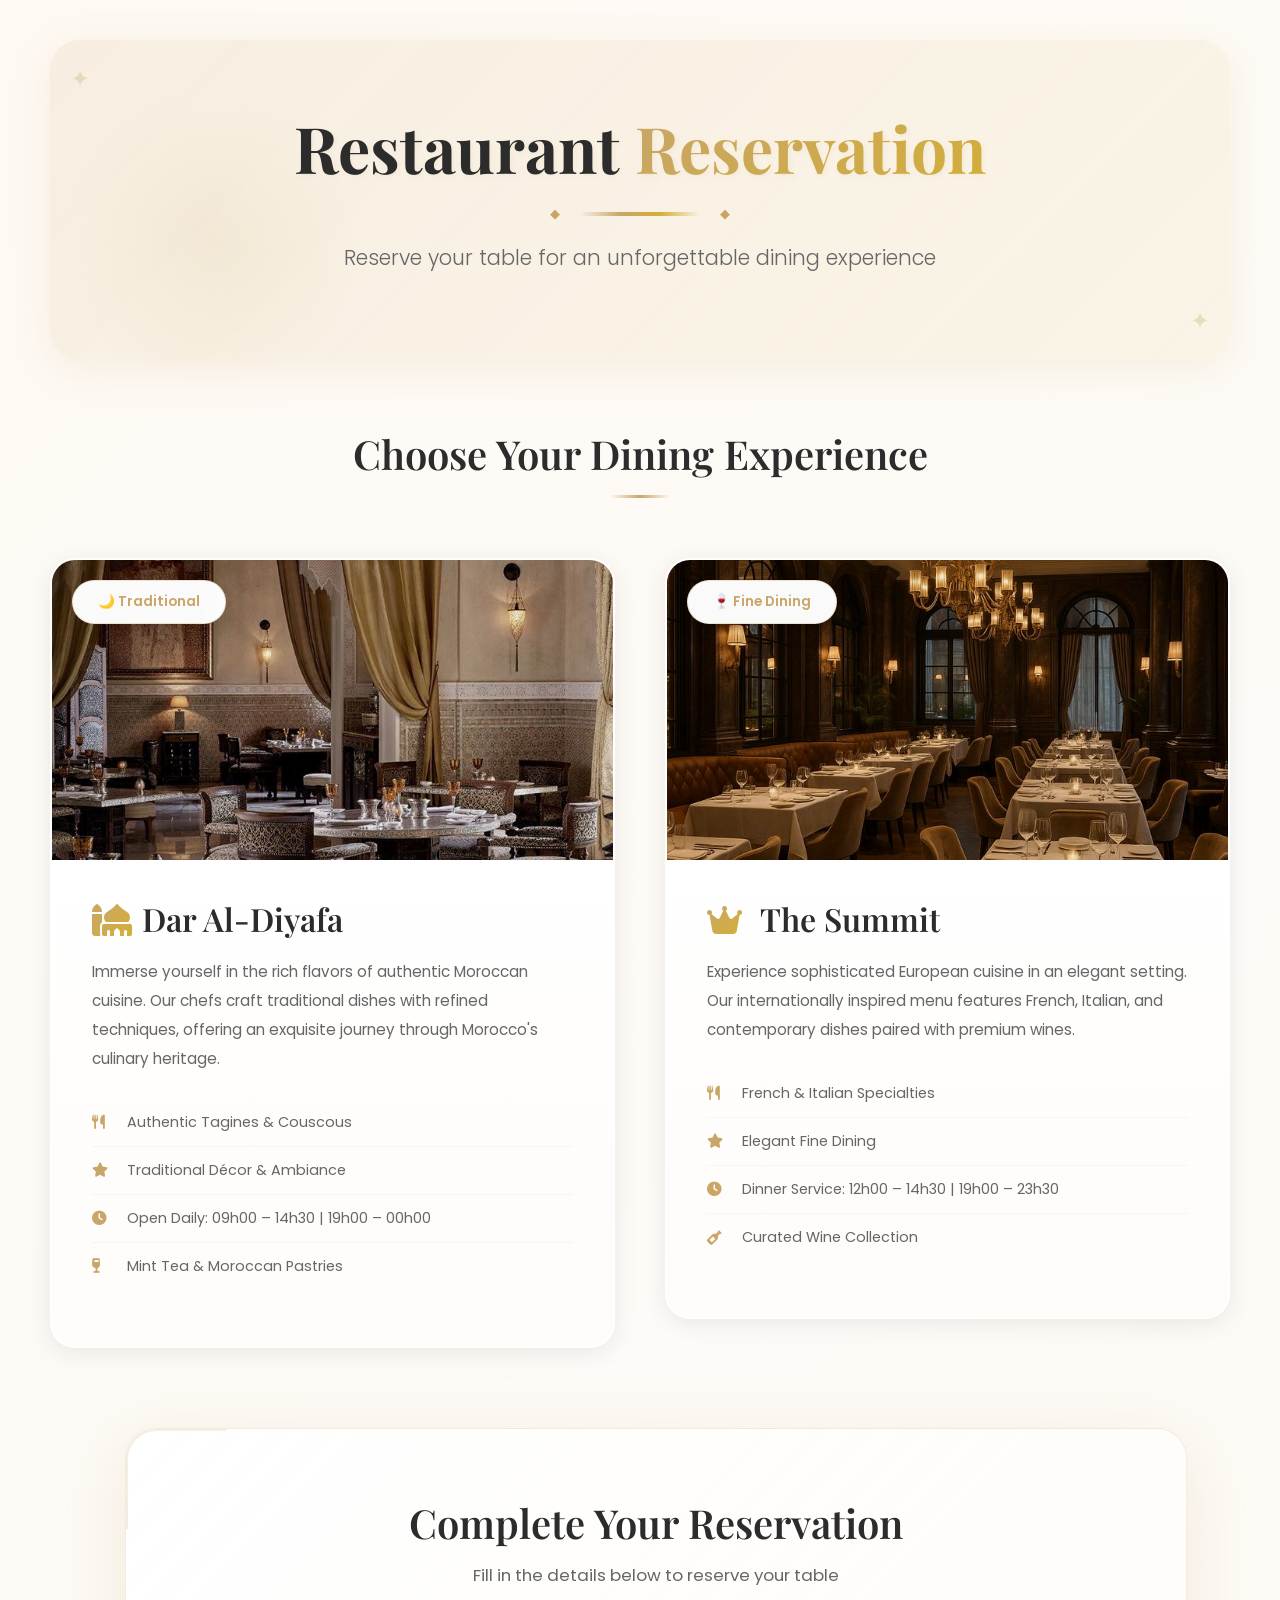
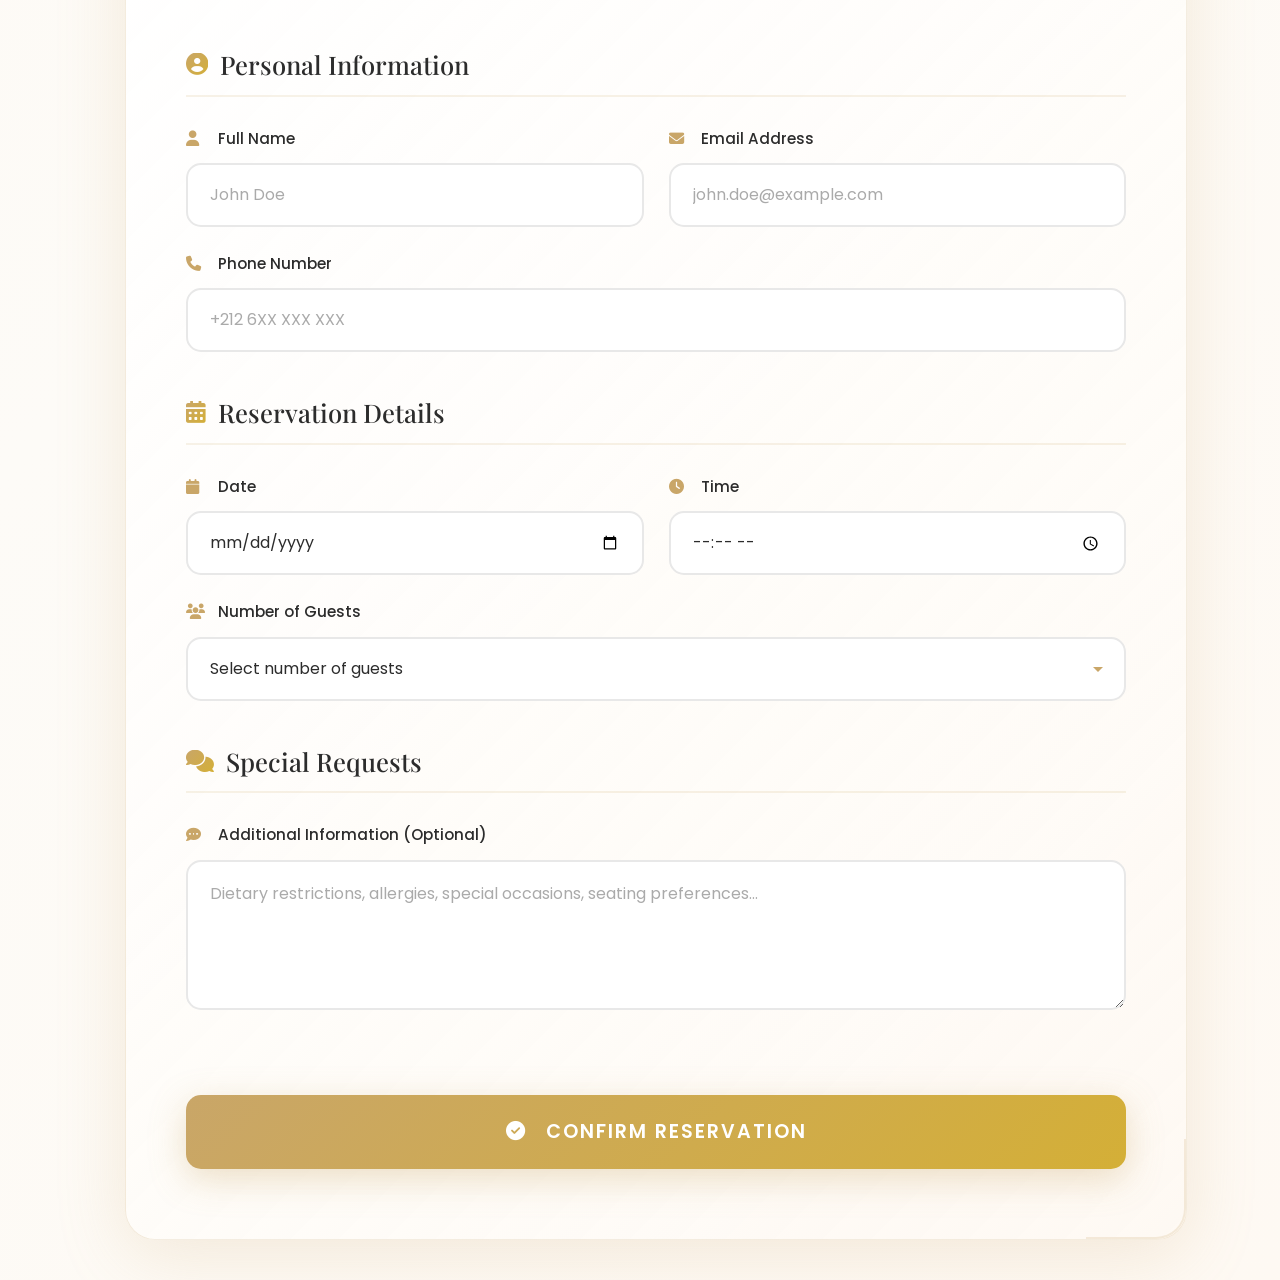
<file: resto reser.html>
<!DOCTYPE html>
<html lang="en">
<head>
    <meta charset="UTF-8">
    <meta name="viewport" content="width=device-width, initial-scale=1.0">
    <title>Restaurant Reservation - RIAD SNOW</title>
    <link href="https://cdn.jsdelivr.net/npm/bootstrap@5.0.2/dist/css/bootstrap.min.css" rel="stylesheet" integrity="sha384-EVSTQN3/azprG1Anm3QDgpJLIm9Nao0Yz1ztcQTwFspd3yD65VohhpuuCOmLASjC" crossorigin="anonymous">
    <link href="https://cdnjs.cloudflare.com/ajax/libs/font-awesome/6.5.0/css/all.min.css" rel="stylesheet">
    <link rel="shortcut icon" href="icon.png" type="image/x-icon">
    <style>
        @import url('https://fonts.googleapis.com/css2?family=Playfair+Display:wght@400;600;700&family=Poppins:wght@300;400;500;600&display=swap');
        * {
            margin: 0;
            padding: 0;
            box-sizing: border-box;
        }
        :root {
            --primary-color: #c9a668;
            --secondary-color: #8b6f47;
            --accent-color: #d4af37;
            --bg-light: #fafafa;
            --bg-white: #ffffff;
            --text-dark: #2c2c2c;
            --text-light: #666;
            --border-light: #e8e8e8;
            --shadow: rgba(0, 0, 0, 0.08);
        }
        body {
            font-family: 'Poppins', sans-serif;
            background: linear-gradient(135deg, #fef9f3 0%, #fdfbf7 50%, #fef9f3 100%);
            min-height: 100vh;
            color: var(--text-dark);
            line-height: 1.6;
            padding: 40px 20px;
            position: relative;
            overflow-x: hidden;
        }
        /* Decorative Floating Elements */
        body::before {
            content: '';
            position: fixed;
            top: 10%;
            left: 5%;
            width: 300px;
            height: 300px;
            background: radial-gradient(circle, rgba(201, 166, 104, 0.1) 0%, transparent 70%);
            border-radius: 50%;
            animation: float 15s ease-in-out infinite;
            z-index: -1;
        }
        body::after {
            content: '';
            position: fixed;
            bottom: 10%;
            right: 5%;
            width: 250px;
            height: 250px;
            background: radial-gradient(circle, rgba(212, 175, 55, 0.08) 0%, transparent 70%);
            border-radius: 50%;
            animation: float 20s ease-in-out infinite reverse;
            z-index: -1;
        }
        @keyframes float {
            0%, 100% { transform: translate(0, 0) rotate(0deg); }
            33% { transform: translate(30px, -30px) rotate(10deg); }
            66% { transform: translate(-20px, 20px) rotate(-10deg); }
        }
        /* Sparkle decorations */
        .sparkle {
            position: fixed;
            width: 4px;
            height: 4px;
            background: var(--primary-color);
            border-radius: 50%;
            opacity: 0;
            animation: sparkle 3s ease-in-out infinite;
            z-index: -1;
        }
        .sparkle:nth-child(1) { top: 20%; left: 15%; animation-delay: 0s; }
        .sparkle:nth-child(2) { top: 40%; right: 20%; animation-delay: 1s; }
        .sparkle:nth-child(3) { bottom: 30%; left: 25%; animation-delay: 2s; }
        .sparkle:nth-child(4) { top: 60%; right: 15%; animation-delay: 1.5s; }
        .sparkle:nth-child(5) { bottom: 20%; right: 30%; animation-delay: 0.5s; }

        @keyframes sparkle {
            0%, 100% { opacity: 0; transform: scale(0); }
            50% { opacity: 0.8; transform: scale(1); }
        }
        .reservation-container {
            max-width: 1400px;
            margin: 0 auto;
            padding: 0 30px;
        }
        .page-header {
            text-align: center;
            margin-bottom: 70px;
            padding: 70px 40px;
            background: linear-gradient(135deg, rgba(201, 166, 104, 0.12) 0%, rgba(212, 175, 55, 0.08) 100%);
            border-radius: 30px;
            position: relative;
            overflow: hidden;
            box-shadow: 0 10px 40px rgba(201, 166, 104, 0.15);
        }
        /* Header decorative elements */
        .page-header::before {
            content: '✦';
            position: absolute;
            top: 20px;
            left: 20px;
            font-size: 1.5rem;
            color: var(--primary-color);
            opacity: 0.3;
            animation: rotate 20s linear infinite;
        }
        .page-header::after {
            content: '✦';
            position: absolute;
            bottom: 20px;
            right: 20px;
            font-size: 1.5rem;
            color: var(--primary-color);
            opacity: 0.3;
            animation: rotate 20s linear infinite reverse;
        }
        @keyframes rotate {
            from { transform: rotate(0deg); }
            to { transform: rotate(360deg); }
        }
        .page-header h1 {
            font-family: 'Playfair Display', serif;
            font-size: 4rem;
            font-weight: 700;
            margin-bottom: 15px;
            color: var(--text-dark);
            text-shadow: 2px 2px 4px rgba(201, 166, 104, 0.1);
            animation: fadeInDown 0.8s ease;
        }
        @keyframes fadeInDown {
            from {
                opacity: 0;
                transform: translateY(-30px);
            }
            to {
                opacity: 1;
                transform: translateY(0);
            }
        }
        .page-header .subtitle {
            font-size: 1.3rem;
            color: var(--text-light);
            font-weight: 300;
            animation: fadeIn 1s ease 0.3s both;
        }
        @keyframes fadeIn {
            from { opacity: 0; }
            to { opacity: 1; }
        }
        .page-header .decorative-line {
            width: 120px;
            height: 4px;
            background: linear-gradient(90deg, transparent, var(--primary-color), var(--accent-color), transparent);
            margin: 25px auto;
            position: relative;
            animation: expandLine 1s ease 0.5s both;
        }
        @keyframes expandLine {
            from { width: 0; }
            to { width: 120px; }
        }
        .decorative-line::before,
        .decorative-line::after {
            content: '◆';
            position: absolute;
            top: 50%;
            transform: translateY(-50%);
            color: var(--primary-color);
            font-size: 0.8rem;
        }
        .decorative-line::before {
            left: -30px;
        }
        .decorative-line::after {
            right: -30px;
        }
        .primary {
            color: var(--primary-color);
            background: linear-gradient(135deg, var(--primary-color), var(--accent-color));
            -webkit-background-clip: text;
            -webkit-text-fill-color: transparent;
            background-clip: text;
        }
        /* Restaurant Cards */
        .restaurants-section {
            margin-bottom: 80px;
        }
        .section-title {
            font-family: 'Playfair Display', serif;
            font-size: 2.5rem;
            font-weight: 600;
            text-align: center;
            margin-bottom: 60px;
            color: var(--text-dark);
            position: relative;
            padding-bottom: 20px;
        }
        .section-title::after {
            content: '';
            position: absolute;
            bottom: 0;
            left: 50%;
            transform: translateX(-50%);
            width: 60px;
            height: 3px;
            background: linear-gradient(90deg, transparent, var(--primary-color), transparent);
        }
        .restaurant-grid {
            display: grid;
            grid-template-columns: repeat(auto-fit, minmax(380px, 1fr));
            gap: 50px;
            margin-bottom: 50px;
        }
        .restaurant-card {
            background: var(--bg-white);
            border-radius: 25px;
            overflow: hidden;
            transition: all 0.4s cubic-bezier(0.4, 0, 0.2, 1);
            box-shadow: 0 5px 25px var(--shadow);
            border: 2px solid transparent;
            position: relative;
        }
        /* Glow effect on hover */
        .restaurant-card::before {
            content: '';
            position: absolute;
            inset: 0;
            border-radius: 25px;
            padding: 2px;
            background: linear-gradient(135deg, var(--primary-color), var(--accent-color));
            -webkit-mask:linear-gradient(#fff 0 0) content-box, linear-gradient(#fff 0 0);
            -webkit-mask-composite: destination-out; 
            mask: linear-gradient(#fff 0 0) content-box, linear-gradient(#fff 0 0);
            mask-composite: exclude;
            opacity: 0;
            transition: opacity 0.4s ease;
            z-index: -1;
        }
        .restaurant-card:hover::before {
            opacity: 0.5;
        }
        .restaurant-card:hover {
            transform: translateY(-20px) scale(1.02);
            box-shadow: 0 20px 60px rgba(201, 166, 104, 0.3);
        }
        /* Radio button styling */
        .restaurant-selector {
            position: absolute;
            opacity: 0;
        }
        .restaurant-selector:checked + .restaurant-card {
            border-color: var(--primary-color);
            box-shadow: 0 15px 50px rgba(201, 166, 104, 0.35);
            transform: translateY(-15px);
        }
        .restaurant-selector:checked + .restaurant-card::before {
            opacity: 1;
        }
        .restaurant-selector:checked + .restaurant-card::after {
            content: '✓';
            position: absolute;
            top: 20px;
            right: 20px;
            width: 50px;
            height: 50px;
            background: linear-gradient(135deg, var(--primary-color), var(--accent-color));
            color: white;
            border-radius: 50%;
            display: flex;
            align-items: center;
            justify-content: center;
            font-size: 1.8rem;
            font-weight: bold;
            z-index: 10;
            animation: checkmark 0.5s cubic-bezier(0.68, -0.55, 0.265, 1.55);
            box-shadow: 0 5px 20px rgba(201, 166, 104, 0.5);
        }
        @keyframes checkmark {
            0% { transform: scale(0) rotate(0deg); }
            50% { transform: scale(1.3) rotate(180deg); }
            100% { transform: scale(1) rotate(360deg); }
        }
        .restaurant-label {
            cursor: pointer;
            display: block;
            position: relative;
        }
        .restaurant-image-container {
            position: relative;
            height: 300px;
            overflow: hidden;
        }
        .restaurant-image-container::after {
            content: '';
            position: absolute;
            inset: 0;
            background: linear-gradient(to bottom, transparent 50%, rgba(0,0,0,0.02) 100%);
        }
        .restaurant-image {
            width: 100%;
            height: 100%;
            object-fit: cover;
            transition: transform 0.6s ease;
            filter: brightness(0.95);
        }
        .restaurant-card:hover .restaurant-image {
            transform: scale(1.15);
            filter: brightness(1);
        }
        .restaurant-badge {
            position: absolute;
            top: 20px;
            left: 20px;
            background: rgba(255, 255, 255, 0.98);
            padding: 10px 25px;
            border-radius: 25px;
            font-size: 0.85rem;
            font-weight: 600;
            color: var(--primary-color);
            box-shadow: 0 5px 20px rgba(0, 0, 0, 0.15);
            backdrop-filter: blur(10px);
            border: 1px solid rgba(201, 166, 104, 0.3);
        }
        .restaurant-info {
            padding: 40px;
            background: linear-gradient(to bottom, white, rgba(254, 249, 243, 0.5));
        }
        .restaurant-info h3 {
            font-family: 'Playfair Display', serif;
            color: var(--text-dark);
            font-size: 2rem;
            margin-bottom: 20px;
            font-weight: 600;
        }
        .restaurant-info h3 i {
            background: linear-gradient(135deg, var(--primary-color), var(--accent-color));
            -webkit-background-clip: text;
            -webkit-text-fill-color: transparent;
            background-clip: text;
            margin-right: 10px;
        }
        .restaurant-info p {
            color: var(--text-light);
            line-height: 1.9;
            margin-bottom: 25px;
            font-size: 0.95rem;
        }
        .restaurant-features {
            list-style: none;
            padding: 0;
        }
        .restaurant-features li {
            padding: 12px 0;
            color: var(--text-light);
            font-size: 0.9rem;
            display: flex;
            align-items: center;
            border-bottom: 1px solid rgba(201, 166, 104, 0.1);
            transition: all 0.3s ease;
        }
        .restaurant-features li:last-child {
            border-bottom: none;
        }
        .restaurant-features li:hover {
            padding-left: 10px;
            color: var(--text-dark);
        }
        .restaurant-features li i {
            color: var(--primary-color);
            margin-right: 15px;
            width: 20px;
        }
        /* Reservation Form */
        .reservation-form {
            background: linear-gradient(135deg, white 0%, rgba(254, 249, 243, 0.8) 100%);
            border-radius: 30px;
            padding: 70px 60px;
            box-shadow: 0 15px 70px rgba(201, 166, 104, 0.2);
            border: 1px solid rgba(201, 166, 104, 0.2);
            position: relative;
            overflow: hidden;
            width: 90%;
            margin-left: 75px;
        }
        /* Form decorative corner elements */
        .reservation-form::before,
        .reservation-form::after {
            content: '';
            position: absolute;
            width: 100px;
            height: 100px;
            border: 2px solid rgba(201, 166, 104, 0.2);
        }
        .reservation-form::before {
            top: 0;
            left: 0;
            border-right: none;
            border-bottom: none;
            border-radius: 30px 0 0 0;
        }
        .reservation-form::after {
            bottom: 0;
            right: 0;
            border-left: none;
            border-top: none;
            border-radius: 0 0 30px 0;
        }
        .form-title {
            font-family: 'Playfair Display', serif;
            font-size: 2.5rem;
            font-weight: 600;
            margin-bottom: 15px;
            text-align: center;
            color: var(--text-dark);
            position: relative;
        }
        .form-subtitle {
            text-align: center;
            color: var(--text-light);
            margin-bottom: 60px;
            font-size: 1.05rem;
        }

        .form-section {
            margin-bottom: 45px;
        }
        .form-section-heading {
            font-family: 'Playfair Display', serif;
            font-size: 1.6rem;
            color: var(--text-dark);
            margin-bottom: 30px;
            display: flex;
            align-items: center;
            gap: 12px;
            padding-bottom: 15px;
            border-bottom: 2px solid rgba(201, 166, 104, 0.15);
        }
        .form-section-heading i {
            background: linear-gradient(135deg, var(--primary-color), var(--accent-color));
            -webkit-background-clip: text;
            -webkit-text-fill-color: transparent;
            background-clip: text;
            font-size: 1.4rem;
        }
        .form-group {
            margin-bottom: 25px;
        }
        .form-group label {
            display: block;
            margin-bottom: 12px;
            color: var(--text-dark);
            font-weight: 500;
            font-size: 0.95rem;
        }
        .form-group label i {
            color: var(--primary-color);
            margin-right: 10px;
            width: 18px;
        }
        .form-control {
            width: 100%;
            padding: 18px 22px;
            background: var(--bg-white);
            border: 2px solid var(--border-light);
            border-radius: 15px;
            color: var(--text-dark);
            font-size: 1rem;
            transition: all 0.3s ease;
            font-family: 'Poppins', sans-serif;
        }
        .form-control:focus {
            outline: none;
            border-color: var(--primary-color);
            background: var(--bg-white);
            box-shadow: 0 0 0 4px rgba(201, 166, 104, 0.1), 0 5px 15px rgba(201, 166, 104, 0.15);
            transform: translateY(-2px);
        }
        .form-control::placeholder {
            color: #aaa;
        }
        .form-row {
            display: grid;
            grid-template-columns: repeat(auto-fit, minmax(280px, 1fr));
            gap: 25px;
        }
        select.form-control {
            cursor: pointer;
            appearance: none;
            background-image: url("data:image/svg+xml,%3Csvg xmlns='http://www.w3.org/2000/svg' width='12' height='12' viewBox='0 0 12 12'%3E%3Cpath fill='%23c9a668' d='M6 9L1 4h10z'/%3E%3C/svg%3E");
            background-repeat: no-repeat;
            background-position: right 20px center;
            padding-right: 50px;
        }
        textarea.form-control {
            resize: vertical;
            min-height: 150px;
            font-family: 'Poppins', sans-serif;
            line-height: 1.8;
        }
        /* Submit Button */
        .btn-submit {
            width: 100%;
            padding: 22px;
            background: linear-gradient(135deg, var(--primary-color) 0%, var(--accent-color) 100%);
            border: none;
            border-radius: 15px;
            color: white;
            font-size: 1.2rem;
            font-weight: 600;
            cursor: pointer;
            transition: all 0.4s cubic-bezier(0.4, 0, 0.2, 1);
            margin-top: 40px;
            box-shadow: 0 10px 35px rgba(201, 166, 104, 0.35);
            text-transform: uppercase;
            letter-spacing: 2px;
            position: relative;
            overflow: hidden;
        }
        .btn-submit::before {
            content: '';
            position: absolute;
            top: 50%;
            left: 50%;
            width: 0;
            height: 0;
            border-radius: 50%;
            background: rgba(255, 255, 255, 0.2);
            transform: translate(-50%, -50%);
            transition: width 0.6s, height 0.6s;
        }
        .btn-submit:hover::before {
            width: 310px;
            height: 300px;
        }
        .btn-submit:hover {
            transform: translateY(-5px) scale(1.02);
            box-shadow: 0 15px 50px rgba(201, 166, 104, 0.5);
        }
        .btn-submit:active {
            transform: translateY(-2px) scale(0.98);
        }
        .btn-submit i {
            margin-right: 12px;
            position: relative;
            z-index: 1;
        }
        .btn-submit span {
            position: relative;
            z-index: 1;
        }
        /* Responsive */
        @media (max-width: 768px) {
            body {
                padding: 20px 10px;
            }

            .reservation-container {
                padding: 0 15px;
            }

            .page-header {
                padding: 50px 25px;
            }

            .page-header h1 {
                font-size: 2.8rem;
            }

            .reservation-form {
                padding: 50px 30px;
            }

            .form-row {
                grid-template-columns: 1fr;
            }

            .restaurant-grid {
                grid-template-columns: 1fr;
            }
        }
        /* Required field indicator */
        .form-control:required:invalid {
            border-color: var(--border-light);
        }
        .form-control:required:valid {
            border-color: rgba(76, 175, 80, 0.5);
        }
    </style>
</head>
<body>

<!-- Sparkle decorations -->
<div class="sparkle"></div>
<div class="sparkle"></div>
<div class="sparkle"></div>
<div class="sparkle"></div>
<div class="sparkle"></div>

<!-- Main Content -->
<main class="reservation-container">
    
    <!-- Page Header -->
    <div class="page-header">
        <h1>Restaurant <span class="primary">Reservation</span></h1>
        <div class="decorative-line"></div>
        <p class="subtitle">Reserve your table for an unforgettable dining experience</p>
    </div>

    <!-- Reservation Form -->
    <form action="#" method="POST">

        <!-- Restaurant Selection -->
        <div class="restaurants-section">
            <h2 class="section-title">Choose Your Dining Experience</h2>
            <div class="restaurant-grid">
                
                <!-- Moroccan Restaurant -->
                <label class="restaurant-label">
                    <input type="radio" name="restaurant" value="moroccan" class="restaurant-selector" required>
                    <div class="restaurant-card">
                        <div class="restaurant-image-container">
                            <img src="dar3.jpg" alt="Moroccan Restaurant" class="restaurant-image">
                            <div class="restaurant-badge">🌙 Traditional</div>
                        </div>
                        <div class="restaurant-info">
                            <h3><i class="fas fa-mosque"></i>Dar Al-Diyafa</h3>
                            <p>Immerse yourself in the rich flavors of authentic Moroccan cuisine. Our chefs craft traditional dishes with refined techniques, offering an exquisite journey through Morocco's culinary heritage.</p>
                            <ul class="restaurant-features">
                                <li><i class="fas fa-utensils"></i> Authentic Tagines & Couscous</li>
                                <li><i class="fas fa-star"></i> Traditional Décor & Ambiance</li>
                                <li><i class="fas fa-clock"></i> Open Daily:  09h00 – 14h30 | 19h00 – 00h00</li>
                                <li><i class="fas fa-wine-glass"></i> Mint Tea & Moroccan Pastries</li>
                            </ul>
                        </div>
                    </div>
                </label>

                <!-- European Restaurant -->
                <label class="restaurant-label">
                    <input type="radio" name="restaurant" value="european" class="restaurant-selector" required>
                    <div class="restaurant-card">
                        <div class="restaurant-image-container">
                            <img src="resto7.jpg" alt="European Restaurant" class="restaurant-image">
                            <div class="restaurant-badge">🍷 Fine Dining</div>
                        </div>
                        <div class="restaurant-info">
                            <h3><i class="fas fa-crown"></i> The Summit</h3>
                            <p>Experience sophisticated European cuisine in an elegant setting. Our internationally inspired menu features French, Italian, and contemporary dishes paired with premium wines.</p>
                            <ul class="restaurant-features">
                                <li><i class="fas fa-utensils"></i> French & Italian Specialties</li>
                                <li><i class="fas fa-star"></i> Elegant Fine Dining</li>
                                <li><i class="fas fa-clock"></i> Dinner Service:  12h00 – 14h30 | 19h00 – 23h30</li>
                                <li><i class="fas fa-wine-bottle"></i> Curated Wine Collection</li>
                            </ul>
                        </div>
                    </div>
                </label>

            </div>
        </div>

        <!-- Form Details -->
        <div class="reservation-form">
            <h2 class="form-title">Complete Your Reservation</h2>
            <p class="form-subtitle">Fill in the details below to reserve your table</p>
            
            <!-- Personal Information -->
            <div class="form-section">
                <h3 class="form-section-heading">
                    <i class="fas fa-user-circle"></i>
                    Personal Information
                </h3>
                
                <div class="form-row">
                    <div class="form-group">
                        <label for="fullName"><i class="fas fa-user"></i> Full Name</label>
                        <input type="text" id="fullName" name="fullName" class="form-control" placeholder="John Doe" required>
                    </div>

                    <div class="form-group">
                        <label for="email"><i class="fas fa-envelope"></i> Email Address</label>
                        <input type="email" id="email" name="email" class="form-control" placeholder="john.doe@example.com" required>
                    </div>
                </div>

                <div class="form-group">
                    <label for="phone"><i class="fas fa-phone"></i> Phone Number</label>
                    <input type="tel" id="phone" name="phone" class="form-control" placeholder="+212 6XX XXX XXX" required>
                </div>
            </div>

            <!-- Reservation Details -->
            <div class="form-section">
                <h3 class="form-section-heading">
                    <i class="fas fa-calendar-alt"></i>
                    Reservation Details
                </h3>
                
                <div class="form-row">
                    <div class="form-group">
                        <label for="date"><i class="fas fa-calendar"></i> Date</label>
                        <input type="date" id="date" name="date" class="form-control" required>
                    </div>

                    <div class="form-group">
                        <label for="time"><i class="fas fa-clock"></i> Time</label>
                        <input type="time" id="time" name="time" class="form-control" required>
                    </div>
                </div>

                <div class="form-group">
                    <label for="guests"><i class="fas fa-users"></i> Number of Guests</label>
                    <select id="guests" name="guests" class="form-control" required>
                        <option value="">Select number of guests</option>
                        <option value="1">1 Guest</option>
                        <option value="2">2 Guests</option>
                        <option value="3">3 Guests</option>
                        <option value="4">4 Guests</option>
                        <option value="5">5 Guests</option>
                        <option value="6">6 Guests</option>
                        <option value="7">7 Guests</option>
                        <option value="8">8 Guests</option>
                        <option value="more">More than 8 Guests</option>
                    </select>
                </div>
            </div>

            <!-- Special Requests -->
            <div class="form-section">
                <h3 class="form-section-heading">
                    <i class="fas fa-comments"></i>
                    Special Requests
                </h3>
                
                <div class="form-group">
                    <label for="specialRequests"><i class="fas fa-comment-dots"></i> Additional Information (Optional)</label>
                    <textarea id="specialRequests" name="specialRequests" class="form-control" placeholder="Dietary restrictions, allergies, special occasions, seating preferences..."></textarea>
                </div>
            </div>

            <!-- Submit Button -->
            <button type="submit" class="btn-submit">
                <i class="fas fa-check-circle"></i>
                <span>Confirm Reservation</span>
            </button>

        </div>

    </form>

</main>

</body>
</html>
</file>
<file: style.css>
@import url('https://fonts.googleapis.com/css2?family=Open+Sans:ital,wght@0,300..800;1,300..800&family=Oswald:wght@200..700&display=swap');

*{
    margin:0 ;
    padding: 0;
    box-sizing: border-box;
}
.custom-toggler-icon {
  
  box-shadow: 0 0 8px rgba(202, 37, 37, 0.3); /* ida2a khfifa */
}

body {
    font-family: "Open Sans", serif;
    background: linear-gradient(180deg, #d5d4d4 0%, #e0dfdf 40%, #c0bfbf 100%);
    position: relative;
}

body::before {
    content: '';
    position: fixed;
    bottom: 0;
    left: 0;
    width: 100%;
    height: 30%;
    background: 
        /* Mountain layers */
        linear-gradient(150deg, transparent 0%, transparent 45%, rgba(80,80,80,0.3) 45%, rgba(80,80,80,0.3) 100%),
        linear-gradient(30deg, transparent 0%, transparent 60%, rgba(100,100,100,0.25) 60%, rgba(100,100,100,0.25) 100%),
        linear-gradient(160deg, transparent 0%, transparent 55%, rgba(120,120,120,0.2) 55%, rgba(120,120,120,0.2) 100%);
    background-size: 100% 100%;
    z-index: -1;
}

/* Snow peaks */
body::after {
    content: '';
    position: fixed;
    bottom: 20%;
    left: 0;
    width: 100%;
    height: 5%;
    background:
        linear-gradient(150deg, transparent 0%, transparent 45%, rgba(255,255,255,0.6) 45%, rgba(255,255,255,0.6) 48%, transparent 48%),
        linear-gradient(30deg, transparent 0%, transparent 60%, rgba(255,255,255,0.5) 60%, rgba(255,255,255,0.5) 63%, transparent 63%);
    z-index: -1;
}

.amina{
    width: 100%;
    height: 840px; /* علو الزخرفة */
    background-image: url('sepa2.png');
    background-repeat: repeat-x;   /* باش تتعاود أفقياً */
    background-size: auto 100%;
    background-position: center;
    margin-top: -300px;  /* باش تدخل شوية فالصورة الفوق */
    z-index: 5;
    position: relative;
}



h1,h2,h3{
    font-family: "Oswald", serif;
    
}

ul{
    list-style: none;
}
a {
    text-decoration: none;
    color: white;
}
.text-primar{
    color:#777676 ;
}



#header .navbar {
    display: flex;
     z-index: 1000;
    align-items: center;
    margin-top: 20px;
    background:rgba(255,255,255.0.15) ;
    backdrop-filter:blur(15px) ;
    padding: 5px 5px 10px 5px  ;
    position:fixed ;
    width: 90%;
    left: 50%;
    text-align: right;
    transform: translateX(-50%);
    top: 5px;
    border-radius: 30px;
    border: 1px solid rgba(255, 255, 255, 0.5);
    box-shadow: 4px 6px 8px #880a0aa1;
    
    
}

#header .navbar .brand {
    display: flex;
    align-items: center;
    gap: 10px;
    margin-right: 280px;
    margin-left: 30px; 
}
#header .navbar .hotel-name{
   display: inline-block;
    white-space: nowrap; 
    font-size: 18px;
    color: white ;
    font-weight: 600;
    text-shadow: 
      -4px 0 15px rgb(126, 18, 18), 
       4px 0 15px rgba(122, 26, 26, 1), 
       0 0 10px rgba(122, 26, 26, 0.8);
}

#header .navbar .logo{
    width: 45px;
    border-radius: 6px;
    margin-bottom: 3px;
}
#header .navbar ul{
    display: flex;
    
    padding: 0;
    margin: 0;
}
#header .navbar ul li a{
    color: white;
    font-size: 18px ;
    margin-right: 15px;
    font-weight: 500;
    transition: all 0.3s ease;
    
    text-decoration: none;
    
}
#header .navbar ul li a:hover{
    color:  #a01919ef;
}
#header .navbar .navbar-toggler{
  border: 5px solid #bebdbddc;
  border-radius: 25px;
  box-shadow:0 2px 10px #9e9e9e ;
  margin-right: 20px;
}

/* Container principal */
#home {
  position: relative;
  width: 100%;
  min-height: 110vh;
  overflow: hidden;
}

/* Slideshow background */
.slideshow {
  position: absolute;
  inset: 0;
}

.slide {
  position: absolute;
  inset: 0;
  background-size: cover;
  background-position: center;
  opacity: 0;
  animation: fade 32s infinite;
  
}

/* Chaque slide avec delay différent */
.slide:nth-child(1) { animation-delay: 0s; }
.slide:nth-child(2) { animation-delay: 8s; }
.slide:nth-child(3) { animation-delay: 16s; }
.slide:nth-child(4) { animation-delay: 24s; }


/* Animation */
@keyframes fade {
  0%   { opacity: 0; }
  5%   { opacity: 1; }
  25%  { opacity: 1; }
  30%  { opacity: 0; }
  100% { opacity: 0; }
}

/* Content au-dessus du slideshow */
#home .container {
  position: relative;
  z-index: 3;
}


#home .home-content{
    display: grid;
    grid-template-columns: repeat(4, 1fr) ;
    min-height:110vh ;
    gap:3rem ;
    align-items:center ;
    
    margin-left: -10px;
    
    
}
#home .home-content .content-text{
    color: aliceblue;
    padding: 15px;
    margin-top: 80px;
    
}
#home .home-content .content-text  h3{
    font-size: 21px;
    font-weight: 600;
    margin-bottom: 12px;
    text-shadow:
    0 0 9px rgba(255,255,255,0.6),
    0 0 9px rgba(255,215,0,0.5);
    background:rgba(255,255,255.0.15) ;
    backdrop-filter:blur(10px) ;
}
#home .home-content .content-text h1{
    font-size: 60px;
    color:#6d1313 ;
    text-shadow:
    0 0 6px rgba(87, 87, 87, 0.781),
    0 0 6px rgba(136, 4, 4, 0.5);
    display: flex;
    gap: 10px;
    width: 290px;
    backdrop-filter:blur(12px) ;
    border-radius: 23px;
    padding-left: 10px;
}
#home .home-content .content-text p{
    font-size:19px;
    line-height: 1.5;
    color: aliceblue;
    text-shadow:
    0 0 9px rgba(255,255,255,0.6),
    0 0 9px rgba(255,215,0,0.5);
    width: 370px;
    backdrop-filter:blur(18px) ;
    border-radius: 30px;
    padding: 8px;
    margin-top: 10px;
  }
#home .home-content .content-text .btn{
    padding: 15px 40px;
    border: none;
    color: #fff;
    position: relative;
    border-radius: 30px;
    margin-left: 250px;
    margin-top: 20px;
    font-size: 20px;
    background-color: #360505;
    animation: shadowMove 4s linear infinite;
    text-decoration: none;
    display: inline-flex;
    width: fit-content;
    cursor: pointer;
}
#home .home-content .content-text .btn:hover{
  background-color: #777676;
}
@keyframes shadowMove{
  0%{
    box-shadow:
      0 0 10px #fc5050,
      0 0 20px #b87764,
      0 0 30px #8d0a0a;
  }

  25%{
    box-shadow:
      0 0 10px #000000,
      0 0 20px #ff0000,
      0 0 30px #585858;
  }

  50%{
    box-shadow:
      0 0 10px #8f0707,
      0 0 20px #000000c4,
      0 0 30px #fc5050;
  }

  75%{
    box-shadow:
      0 0 10px #b87764,
      0 0 20px #8d0a0a,
      0 0 30px #ff0000;
  }

  100%{
    box-shadow:
      0 0 10px #fc5050,
      0 0 20px #b87764,
      0 0 30px #8d0a0a;
  }
}


/*separation*/



.separator {
      position: relative;
      border-radius: 3px;
      width: 60%;
      height: 8px;
      background: linear-gradient(to right,gray, darkred ,gray);
      margin: 20px auto;
    }

    .dots {
      position: absolute;
      top: 50%;
      transform: translateY(-40%);
      display: flex;
      gap: 8px;
    }

    .dots.left { left: -120px; }
    .dots.right { right: -120px; }
    .dot {
      width: 15px;
      height: 15px;
      background: darkred;
      border-radius: 50%;
      animation: bounce 4s infinite ease-in-out;
    }

    .dot:nth-child(1) { animation-delay: 2s; }
    .dot:nth-child(2) { animation-delay: 2.1s; }
    .dot:nth-child(3) { animation-delay: 2.2s; }
    .dot:nth-child(4) { animation-delay: 2.3s; }
    .dot:nth-child(5) { animation-delay: 2.4s; }

    @keyframes bounce {
      0%, 100% { transform: translateY(0); }
      50% { transform: translateY(-8px); }
    }
    


/*about*/
#about {
  max-width: 1200px;
  margin: auto;
  padding: 60px 20px;
  font-family: "Tahoma", sans-serif;
  margin-top: -360px;
}

 .about-title {
  font-size: 50px;
  color: #800020; /* بوردو */
  text-align: center;
  margin-bottom: 60px;
  margin-top: 40px;
}

 .about-container {
  display: flex;
  gap: 80px;
  align-items: flex-start;
}

/* الصور */
 .about-gallery {
  flex: 1.1;
  display: grid;
  grid-template-columns: repeat(3, 1fr);
  grid-template-areas:
   "a b b"
   "c d e"
   "f f g"; /* 3 أعمدة */
  gap: 20px;
  margin-top: 10px;
}
 .about-gallery img {
  width: 105%;
  height: 210px;
  object-fit: cover;
  border-radius: 20px;
  transition: transform 0.4s ease, box-shadow 0.4s ease;
  box-shadow: 0 4px 12px rgba(0,0,0,0.15);
}
 .about-gallery img:hover {
  transform: scale(1.08);
  box-shadow: 0 6px 18px rgba(0,0,0,0.25);
  z-index: 0;
}
.about-gallery img:nth-child(1) { grid-area: a; width: 105%;}
.about-gallery img:nth-child(2) {  grid-area: b;}
.about-gallery img:nth-child(3) { grid-area: c; }
.about-gallery img:nth-child(4) { grid-area: d; }
.about-gallery img:nth-child(5) { grid-area: e; }
.about-gallery img:nth-child(6) { grid-area: f; width: 103%; }
.about-gallery img:nth-child(7) { grid-area: g; }

.about-gallery img:nth-child(3),
.about-gallery img:nth-child(4),
.about-gallery img:nth-child(5) { height: 220px; }


/* النص */
 .about-text {
  flex: 1;
  
}
 .about-text p {
  font-size: 18px;
  line-height: 1.7;
  color: #000000;
  margin-bottom: -10px;
  margin-top: 30px;
  margin-left: 30px;
  text-indent: 40px;
  margin: 1rem 0.7rem;
  
  
}
.about-quote {
  font-size: 22px;
  font-weight: bold;
  color: #813d3ddc;
  margin-top: 30px;
  text-align: center;
  margin-bottom: -20px;
  margin-right: 20px;
}

/* Responsive */
@media (max-width: 768px) {
  .about-container {
    flex-direction: column-reverse; /* النص فوق الصور فالموبايل */
  }
  .about-gallery {
    grid-template-columns: repeat(2, 1fr);
  }
  .about-gallery img {
    height: 140px;
  }
  .about-quote {
    font-size: 18px;
  }
}

/*chambre*/

/* GALLERY */
#Chambre{
  display: flex;
  gap: 20px;
  margin-top: 100px;
  margin-bottom: 100px;
  flex-wrap:wrap;
  justify-content: center;
}
.rom {
  width: 100%;
  text-align: center;
  margin-bottom: 60px;
}
.rom h2 {
  font-size: 70px;
  color:rgb(102, 2, 2) ;
  margin-bottom: 30px;
}

.rom p {
  font-size: 24px;
  color: rgb(82, 74, 74);
  text-indent: -20px;
  margin: 0rem 10rem;
}

/* CARD */
.card {
  width: 120px;
  height: 320px;
  border-radius: 20px;
  cursor: pointer;
  position: relative;
  overflow: hidden;

  
  background-size: cover;
  background-position: center;
  background-repeat: no-repeat;
  transition: 0.5s;
}
.c .image{
  position: absolute;
  inset: 0;
  background-size: cover;
  background-position: center;
  transition: opacity 0.5s ease;

}

.c.img1 { background-image: url('dar4.jpg'); opacity: 1; }
.c .img2 { background-image: url('suit12.jpg'); opacity: 0; }

#toggle1:checked ~ .img1 { opacity: 0; }
#toggle1:checked ~ .img2 { opacity: 1; }

.ccc .imag{
  position: absolute;
  inset: 0;
  background-size: cover;
  background-position: center;
  transition: opacity 0.5s ease;

}
.ccc .im1 { background-image: url('room\ lux.jpg'); opacity: 1; }
.ccc .im2 { background-image: url('room19.jpg'); opacity: 0; }


#toggle2:checked ~ .im1 { opacity: 0; }
#toggle2:checked ~ .im2 { opacity: 1; }

/* Next icon overlay */
.next-icon {
  position: absolute;
  top: 50%;
  right: 10px;
  
  color: #fff;
  padding: 6px 10px;
  border-radius: 50%;
  cursor: pointer;
  z-index: 3;
  opacity: 0;
  transition: opacity 0.3s ease;
}
.card:hover .next-icon {
  opacity: 1;          /* yban f hover */
}

/* blur others */
#Chambre:hover .card {
  filter: blur(1.5px);
  transform: scale(0.9);
  
}

/* active card */
#Chambre .card:hover {
  width: 290px;
  filter: blur(0);
  transform: scale(1.1);
  
}

/* INFO */
.info {
  position: absolute;
  bottom: 0;
  width: 100%;
  padding: 20px;
  color: #fff;
  background: linear-gradient(to top, rgba(0,0,0,0.7), transparent);
  opacity: 0;
  transition: 0.4s;
  font-family: sans-serif;
}
.price {
  font-size: 14px;
  font-weight: bold;
  color: #ffd700;
  display: block;
  margin-bottom: 8px;
}

.features {
  list-style: none;
  padding: 0;
  margin: 10px 0;
  font-size: 13px;
  display: flex;
  gap: 10px;
  flex-wrap: wrap;
}

.features li {
  margin-bottom: 4px;
}
.btn-res {
  position: absolute;
  top: 4px;              
  left: 80%;             
  transform: translateX(-50%);
  background-color: #ffd900d7;
  color: #ffffff;
  border: none;
  padding: 8px 12px;
  border-radius: 14px;
  cursor: pointer;
  font-weight: bold;
  z-index: 5;
  transition: opacity 0.4s, background 0.3s;
  opacity: 0; /* مخفي بشكل عادي */
}

.card:hover .btn-res{
  opacity: 1;
}

.btn-res a:hover {
  background-color: #e6c200;
  color: #000000;
}

.card:hover .info {
  opacity: 1;
}




.b {
  display: flex;
  justify-content: center; /* يخلي البوتون ف الوسط */
  margin: 10px auto;
  font-size: 18px;
  width: 160px;
}
.b button {
  background-color: #800000; /* لون المارون بحال اللي عندك */
  color: #fff;
  padding: 10px 20px;
  border: none;
  border-radius: 10px;
  cursor: pointer;
  box-shadow: 0 4px 12px rgba(0, 0, 0, 0.3); /* ظل أنيق */
  transition: all 0.3s ease;
}

.b button:hover {
  transform: translateY(-2px);
  box-shadow: 0 6px 18px rgba(0, 0, 0, 0.4);
}

.b button a {
  text-decoration: none;
  color: inherit; /* يخلي النص ياخد نفس اللون ديال البوتون */
  font-weight: bold;
}




.info h3 {
  font-size: 18px;
}

.info p {
  font-size: 13px;
}
/*separation*/

.doths {
      display: flex;
      justify-content: center; /* lwast */
      gap: 10px;
      margin: 70px 0;
    }

    .doth {
      width: 15px;
      height: 15px;
      background-color: darkred  ;
      border-radius: 50%;
      animation: bounce 3.5s infinite ease-in-out;
    }
     .doth:nth-child(1)  { animation-delay: 0s; }
    .doth:nth-child(2)  { animation-delay: 0.1s; }
    .doth:nth-child(3)  { animation-delay: 0.2s; }
    .doth:nth-child(4)  { animation-delay: 0.3s; }
    .doth:nth-child(5)  { animation-delay: 0.4s; }
    .doth:nth-child(6)  { animation-delay: 0.5s; }
    .doth:nth-child(7)  { animation-delay: 0.6s; }
    .doth:nth-child(8)  { animation-delay: 0.7s; }
    .doth:nth-child(9)  { animation-delay: 0.8s; }
    .doth:nth-child(10) { animation-delay: 0.9s; }
    .doth:nth-child(11) { animation-delay: 1s; }
    .doth:nth-child(12) { animation-delay: 1.1s; }
    .doth:nth-child(13) { animation-delay: 1.2s; }
    .doth:nth-child(14) { animation-delay: 1.3s; }
    .doth:nth-child(15) { animation-delay: 1.4s; }
    

    @keyframes bounce {
      0%, 100% { transform: translateY(0); }
      50% { transform: translateY(-10px); }
    }
    .dothh{
      background-color: gray;
    }

/*suit*/
.suit {
  text-align: center;
  margin-bottom: 60px;
  margin-top: 30px;
}

.suit h2 {
  font-size: 70px;
  color:rgb(90, 1, 1) ;
  margin-bottom: 30px;
  margin-top: 20px;
}

.suit p {
  font-size: 24px;
  color: rgb(82, 78, 79);
  text-indent: -20px;
  margin: 0rem 10rem;
}
/*separateur*/
.separateur{
  position: relative;
  border-radius: 3px;
  width: 60%;
  height: 8px;
  background: linear-gradient(to right,gray, darkred ,gray);
  margin: auto;
  margin-top: 130px;
}

/*resto*/
#restaurant{
 display: flex;
  gap: 20px;
  margin-top: 50px;
  margin-bottom: 100px;
  flex-wrap:wrap;
  justify-content: center;
  
}
.restaurant-hero {
  position: relative;
  text-align: center;
  padding: 160px 20px;
  background:
    
    repeating-linear-gradient(
      0deg,
      transparent,
      transparent 38px,
      rgba(255,255,255,0.04) 39px
    ),
    repeating-linear-gradient(
      90deg,
      transparent,
      transparent 38px,
      rgba(255,255,255,0.04) 39px
    );
  color: #380e0e;
  overflow: hidden;
}


/* GASTRONOMIE */
.over-title {
  display: block;
  color: #e49712;
  letter-spacing: 4px;
  font-size: 14px;
  margin-bottom: 20px;
}

/* RESTAURANT */
.main-title {
  font-size: 88px;
  letter-spacing: 6px;
  color: #8b0015;
  margin: 0;
}

/* Divider */
.title-divider {
  display: flex;
  align-items: center;
  justify-content: center;
  gap: 14px;
  margin: 30px 0;
}

.title-divider .line {
  width: 80px;
  height: 1px;
  background: #d4af37;
  opacity: 0.6;
}

.title-divider .star {
  color: #d4af37;
  font-size: 18px;
}

/* Paragraph */
.description {
  max-width: 720px;
  margin: 30px auto 0;
  font-size: 18px;
  line-height: 1.7;
  opacity: 0.8;
}
/* Bottom text */
.bottom-title {
  display: block;
  margin-top: 80px;
  color: #e49712;
  letter-spacing: 4px;
  font-size: 15px;
  margin-bottom: -40px;
}
.cofee{
  display: grid;
  grid-template-columns: 1.2fr 1fr;
  min-height: 100vh;
  background-color: #000;
  color: #fff;
}
.cofe-image{
  position: relative;
}
.cofe-image img{
  width: 100%;
  height: 100%;
  object-fit: cover;
}
.separator {
      position: relative;
      border-radius: 3px;
      width: 100%;
      height: 8px;
      background: linear-gradient(to right,#cac9c9, rgb(0, 0, 0) ,#cac9c9);
      margin:  auto;
      
    }



.dar-section {
  display: grid;
  grid-template-columns: 1.2fr 1fr;
  min-height: 100vh;
  background-color: #000;
  color: #fff;
}

/* IMAGE SIDE */
.dar-image {
  position: relative;
}

.dar-image img {
  width: 100%;
  height: 100%;
  object-fit: cover;
}

.dar-info {
  position: absolute;
  bottom: 30px;
  left: 30px;
  
  padding: 16px 20px;
  border-radius: 14px;
  font-size: 14px;
}

.dar-info span {
  display: block;
  margin-bottom: 6px;

}

/* CONTENT SIDE */
.dar-content {
  padding: 80px;
  
}

.dar-content h2 {
  font-size: 42px;
  margin-bottom: 20px;
  margin-top: -40px;
  
}

.dar-content p {
  opacity: 0.85;
  line-height: 1.7;
  max-width: 500px;
}

.dar-content h4 {
  color: #d4af37;
  letter-spacing: 3px;
  margin: 40px 0 20px;
}
.buttons {
  display: flex;    
  margin-top: 60px;
}
.menu-dar , .reservation-btn{
  padding: 13px 15px;
  border: none;
  border-radius: 35px;
  font-size: 16px;
  cursor: pointer;
  font-weight: bold;
  text-align: center;
  background: rgb(82, 0, 0);
 
  color: #ffffff;
  
}
.menu-dar a:hover{
  color: #c0bbbb;
}
.sommet-btn a:hover{
color: #999999;
} 
/* PLATS */
.plats {
  display: flex;
  gap: 20px;
}

.plat-card {
  background: #111;
  border-radius: 18px;
  overflow: hidden;
  width: 240px;
}

.plat-card img {
  width: 100%;
  height: 140px;
  object-fit: cover;
}

.plat-info {
  padding: 16px;
}

.plat-info h5 {
  margin: 0;
}

.plat-info span {
  font-size: 13px;
  opacity: 0.7;
}

.plat-info strong {
  float: right;
  color: #d4af37;
}
/* BUTTON */
.reservation-btn {
  margin-left: 130px;
  font-size: 16px;
  font-weight: bold;
   background: darkred;
}

.reservation-btn :hover {
  color: rgb(155, 152, 152);
}

/* BUTTON */


.sommet-btn,
.reserve-btn {
 padding: 13px 15px;
  border: none;
  border-radius: 35px;
  font-size: 16px;
  cursor: pointer;
  font-weight: bold;
  text-align: center;
  background: rgb(82, 0, 0);
  color: #ffffff;
  gap: 700px;
}

.reserve-btn{
  margin-right: 100px;
  background: darkred;
}
.reserve-btn :hover {
  color: rgb(158, 158, 158);
  
}
.separator {
      position: relative;
      border-radius: 3px;
      width: 100%;
      height: 8px;
      background: linear-gradient(to right,#cac9c9, rgb(0, 0, 0) ,#cac9c9);
      margin:  auto;
      
    }
/*jjjjj*/
.lux-divider {
  display: flex;
  align-items: center;
  justify-content: center;
  gap: 24px;

  margin: 60px 0; /* يدخل بين partie و partie */
  position: relative;
  z-index: 5;
}

/* الخطوط */
.lux-line {
  flex: 1;
  height: 1px;
  background: linear-gradient(
    to right,
    transparent,
    rgba(255,255,255,0.25),
    transparent
  );
}
.line-n {
  width: 560px;
  height: 1px;
  background: #e49712;
  opacity: 0.6;
}
/* المعينات */
.lux-diamonds {
  display: flex;
  align-items: center;
  gap: 10px;
}

.lux-diamonds .diamond {
  width: 16px;
  height: 16px;
  border: 2px solid #e49712;
  transform: rotate(45deg);
}

.lux-diamonds .diamond.center {
  width: 8px;
  height: 8px;
  background: #e49712;
  border: none;
}
.separator {
      position: relative;
      border-radius: 3px;
      width: 100%;
      height: 8px;
      background: linear-gradient(to right,#cac9c9, rgb(0, 0, 0) ,#cac9c9);
      margin:  auto;
      
    }
/*kkkkk*/
.sommet-section {
  display: grid;
  grid-template-columns: 1fr 1.2fr;
  min-height: 100vh;
  background: #000;
  color: #fff;
}

/* CONTENT */
.sommet-content {
  padding: 80px;
}

.sommet-content h2 {
  font-size: 42px;
  margin-bottom: 14px;
}

.sommet-content p {
  opacity: 0.85;
  line-height: 1.7;
  max-width: 520px;
}

.sommet-content h4 {
  margin: 40px 0 20px;
  color: #d4af37;
  letter-spacing: 3px;
}

/* IMAGE */
.sommet-image {
  position: relative;
}

.sommet-image img {
  width: 100%;
  height: 100%;
  object-fit: cover;
}

/* INFO OVER IMAGE */
.sommet-info {
  position: absolute;
  bottom: 30px;
  right: 30px;
 
  padding: 16px 22px;
  border-radius: 14px;
  font-size: 14px;
}

.sommet-info span {
  display: block;
  margin-bottom: 6px;
}

/* SHARED COMPONENTS */
.plats {
  display: flex;
  gap: 20px;
}

.plat-card {
  background: #111;
  border-radius: 18px;
  overflow: hidden;
  width: 240px;
}

.plat-card img {
  width: 100%;
  height: 140px;
  object-fit: cover;
}

.plat-info {
  padding: 16px;
}

.plat-info h5 {
  margin: 0;
}

.plat-info span {
  font-size: 13px;
  opacity: 0.7;
}

.plat-info strong {
  float: right;
  color: #d4af37;
}



/*autre*/
.autres-section {
  padding: 100px 80px;
  
}

.autres-section h2 {
  font-size: 42px;
  margin-bottom: 40px;
  text-align: center;
  color: #490101;
}

.autres-cards {
  display: grid;
  grid-template-columns: repeat(2, 1fr);
  gap: 30px;
}

.autre-card {
  background: #fff;
  border-radius: 18px;
  overflow: hidden;
  box-shadow: 0 10px 30px rgba(0,0,0,0.1);
}

.autre-card img {
  width: 100%;
  height: 240px;
  object-fit: cover;
}
.puc{
  margin-top: 35px;
  margin-left: 280px;
  margin-right: 330px;
  width: 50%;
}

.card-content {
  padding: 24px;
  padding-top: -30px;
}

.card-content h3 {
  margin: 0;
}

.card-content p {
  opacity: 0.7;
  margin: 10px 0 20px;
}

.explore-link {
  color: #f59e0b;
  font-weight: 600;
  text-decoration: none;
}

.explore-link:hover {
  color: #f59e0b;

}


/*contact*/








/*contact */
#contact{
  padding: 6rem 0;
  background: #b8afaf;
  border-top: 3px solid #800000;
}
.heading{
  text-align: center;
}
.heading h5{
  margin-bottom: 20px;
  font-size: 20px;
  color: #252525;
}
.heading h3{
  margin-top: 30px;
  font-size: 40px;
  color: #661818;
  margin-bottom: 50px;
}
.row{
  display: grid;
  grid-template-columns: 2fr 1.4fr;
  margin-top: 2rem;
}
.contact-content{
  background-color: white;
  padding: 2.5rem;
  
}
.contact-content h3{
  font-size: 26px;
  text-transform:uppercase ;
  font-weight: 500;
  margin-top: -5px;
}

.contact-content form input,
.contact-content form textarea{
  display: block;
  width: 100%;
  margin:15px 0;
  padding: 15px;
  border: 1px solid #ccc;
  
}

.btn-submit{
  background-color: #830d0d;
  color: #fff;
  font-weight: 600;
  transition: all 0.3s ease;
  width: 100%;
  padding: 20px;
  
  cursor: pointer;
  border: none;
}
.btn-submit:hover{
  background: #660101;
}

.map iframe{
  width: 100%;
  height: 100%;
}



.footer-gradient {
  background: linear-gradient(to right, #000000 , #800020 , #000000 );
  color: #fff;
  text-align: center;
  padding: 80px 20px;
  font-family: 'Segoe UI', sans-serif;
  border-top: 4px solid #800020;
  box-shadow: 0 -4px 10px rgba(0,0,0,0.4);
}

.footer-title {
  font-size: 2rem;
  font-weight: bold;
  margin-bottom: 15px;
  color: #d4af37; /* لمسة ذهبية */
}

.footer-links a {
  margin: 0 15px;
  text-decoration: none;
  color: #fff;
  transition: color 0.3s ease;
}

.footer-links a:hover {
  color: #d4af37;
}


.oussama{
  display: inline-flex;
  list-style: none;
  height: 120px;
  width: 100%;
  padding-top: 50px;
  justify-content:center  ;
  
}

.button {
  cursor: pointer;
  width: 45px;
  height: 45px;
  border-radius: 50px;
  border: none;
  background: linear-gradient(120deg, #833ab4, #fd1d1d, #fcb045);
  position: relative;
  z-index: 0;
  display: flex;
  align-items: center;
  justify-content: center;
  margin-left: 9px;
  transition: 0.1s;
  
}
.button svg {
  color: white;
  width: 25px;
  height: 25px;
  z-index: 9;
}
.button:nth-child(1){
  background:#1877f2;
}
.button:nth-child(3) {
  background: linear-gradient(120deg, #02ff2c, #008a12);
}

.button:nth-child(4) {
  background: rgb(69, 187, 255);
}

.button:nth-child(5) {
  background: rgb(255, 33, 33);
}

.button:nth-child(6) {
  background: black;
}

.button:active {
  transform: scale(0.85);
}

.button::before {
  content: "";
  position: absolute;
  width: 50px;
  height: 50px;
  background-color: #212121;
  border-radius: 50px;
  z-index: -1;
  border: 0px solid rgba(255, 255, 255, 0.411);
  transition: 0.4s;
}

.button:hover::before {
  width: 0px;
  height: 0px;
}






.floating-buttons {
      position: fixed;
      bottom: 20px;
      right: 20px;
      display: flex;
      flex-direction: column;
      gap: 15px;
      z-index: 9999;
    }
    .floating-buttons a {
      width: 55px;
      height: 55px;
      border-radius: 50%;
      background-color: #000;
      color: #fff;
      display: flex;
      justify-content: center;
      align-items: center;
      font-size: 22px;
      text-decoration: none;
      transition: 0.3s;
    }
    .floating-buttons a:hover {
      background-color: #af0731; /* Bordeaux */
      color: #fff;
      transform: scale(1.1);
    }
    
    .floating-buttons .email {
      color: #ffffff; /* White email icon */
    }













/* ============================================
   RESPONSIVE MEDIA QUERIES — ajoutées uniquement
   Design original intact, ghi responsive fixes
   ============================================ */

/* --- Tablet large (max 1100px) --- */
@media (max-width: 1100px) {

  #header .navbar .brand {
    margin-right: 60px;
  }

  .dar-section,
  .sommet-section,
  .cofee {
    grid-template-columns: 1fr;
    min-height: auto;
  }

  .dar-image,
  .sommet-image,
  .cofe-image {
    height: 450px;
  }

  .dar-image img,
  .sommet-image img,
  .cofe-image img {
    height: 450px;
  }

  .dar-content,
  .sommet-content {
    padding: 50px 40px;
  }

  .dar-content h2,
  .sommet-content h2 {
    margin-top: 0;
  }

  .autres-cards {
    grid-template-columns: repeat(2, 1fr);
  }

  .row {
    grid-template-columns: 1fr;
  }

  .map iframe {
    height: 300px;
  }

  .puc {
    margin-left: auto;
    margin-right: auto;
    width: 60%;
  }

  .line-n {
    width: 200px;
  }
}

/* --- Tablet (max 900px) --- */
@media (max-width: 900px) {

  #header .navbar .brand {
    margin-right: 20px;
    margin-left: 15px;
  }

  #home .home-content {
    grid-template-columns: 1fr;
    padding: 120px 20px 60px;
    min-height: auto;
  }

  #home .home-content .content-text h1 {
    font-size: 52px;
  }

  #home .home-content .content-text .btn {
    margin-left: 0;
  }

  .amina {
    height: 400px;
    margin-top: -180px;
  }

  #about {
    margin-top: -180px;
  }

  .about-container {
    flex-direction: column;
    gap: 30px;
  }

  .about-gallery {
    grid-template-columns: repeat(2, 1fr);
    grid-template-areas:
      "a b"
      "c d"
      "e e"
      "f g";
  }

  .about-gallery img,
  .about-gallery img:nth-child(3),
  .about-gallery img:nth-child(4),
  .about-gallery img:nth-child(5) {
    width: 100% !important;
    height: 160px;
  }

  .main-title {
    font-size: 60px;
    letter-spacing: 3px;
  }

  .restaurant-hero {
    padding: 100px 20px;
  }

  .plats {
    flex-wrap: wrap;
    justify-content: center;
  }

  .plat-card {
    width: 200px;
  }

  .buttons {
    flex-direction: column;
    gap: 12px;
    margin-top: 30px;
  }

  .reservation-btn {
    margin-left: 0;
  }

  .reserve-btn {
    margin-right: 0;
  }

  .rom p,
  .suit p {
    margin: 0 2rem;
    font-size: 18px;
    text-indent: 0;
  }

  .separateur {
    margin-top: 60px;
  }

  .autres-section {
    padding: 60px 30px;
  }
}

/* --- Mobile (max 768px) --- */
@media (max-width: 768px) {

  /* Navbar */
  #header .navbar {
    width: 95%;
    border-radius: 20px;
    padding: 8px 12px;
  }

  #header .navbar .brand {
    margin-right: 0;
    margin-left: 10px;
  }

  #header .navbar .hotel-name {
    font-size: 15px;
  }

  /* Home */
  #home .home-content {
    grid-template-columns: 1fr;
    padding: 110px 15px 50px;
    min-height: auto;
    gap: 1rem;
  }

  #home .home-content .content-text h1 {
    font-size: 40px;
    flex-wrap: wrap;
    gap: 8px;
  }

  #home .home-content .content-text h3 {
    font-size: 15px;
  }

  #home .home-content .content-text p {
    font-size: 15px;
  }

  #home .home-content .content-text .btn {
    margin-left: 0;
    font-size: 16px;
    padding: 12px 28px;
    display: inline-flex;
    width: fit-content;
  }

  /* Amina decoration */
  .amina {
    height: 250px;
    margin-top: -100px;
  }

  /* About */
  #about {
    padding: 30px 15px;
    margin-top: -120px;
  }

  .about-title {
    font-size: 30px !important;
    margin-bottom: 25px;
    margin-top: 20px;
  }

  .about-container {
    flex-direction: column;
    gap: 20px;
  }

  .about-gallery {
    grid-template-columns: repeat(2, 1fr);
    grid-template-areas:
      "a b"
      "c d"
      "e e"
      "f g";
    gap: 10px;
  }

  .about-gallery img,
  .about-gallery img:nth-child(3),
  .about-gallery img:nth-child(4),
  .about-gallery img:nth-child(5) {
    width: 100% !important;
    height: 130px !important;
  }

  .about-text p {
    font-size: 15px;
    margin: 0.5rem 0;
  }

  .about-quote {
    font-size: 16px;
    margin-right: 0;
  }

  /* Separateur dots */
  .separateur {
    width: 85%;
    margin-top: 40px;
  }

  .dots.left  { left: -60px; }
  .dots.right { right: -60px; }

  .dot {
    width: 10px;
    height: 10px;
  }

  /* Chambres */
  #Chambre {
    margin-top: 50px;
    margin-bottom: 50px;
    padding: 0 10px;
    gap: 15px;
  }

  .rom h2,
  .suit h2 {
    font-size: 42px;
  }

  .rom p,
  .suit p {
    font-size: 15px;
    margin: 0 1rem;
    text-indent: 0;
  }

  /* Disable fan-effect on mobile — affiche les cartes normalement */
  #Chambre:hover .card {
    filter: none;
    transform: none;
  }

  #Chambre .card:hover {
    width: 140px;
    filter: none;
    transform: scale(1.03);
  }

  /* Doths separator */
  .doths {
    flex-wrap: wrap;
    margin: 40px 10px;
  }

  .doth {
    width: 10px;
    height: 10px;
  }

  /* Restaurant hero */
  .restaurant-hero {
    padding: 70px 15px;
  }

  .main-title {
    font-size: 38px;
    letter-spacing: 2px;
  }

  .over-title,
  .bottom-title {
    font-size: 12px;
    letter-spacing: 2px;
  }

  .description {
    font-size: 15px;
  }

  /* Dar & Sommet & Coffee — 1 colonne */
  .dar-section,
  .sommet-section,
  .cofee {
    grid-template-columns: 1fr;
    min-height: auto;
  }

  .dar-image,
  .sommet-image,
  .cofe-image {
    height: 260px;
  }

  .dar-image img,
  .sommet-image img,
  .cofe-image img {
    height: 260px;
  }

  .dar-content,
  .sommet-content {
    padding: 25px 15px;
  }

  .dar-content h2,
  .sommet-content h2 {
    font-size: 26px;
    margin-top: 0;
  }

  .dar-info {
    position: relative;
    bottom: auto;
    left: auto;
    padding: 8px 12px;
    font-size: 12px;
    margin-top: -70px;
    margin-left: 15px;
  }
  .sommet-info {
    position: relative;
    bottom: auto;
    right: auto;
    padding: 8px 12px;
    font-size: 12px;
   margin-left: 15px;
    margin-top: -70px;
  }

  .dar-content h4,
  .sommet-content h4 {
    margin: 20px 0 12px;
  }

  .plats {
    flex-direction: column;
    align-items: center;
    gap: 12px;
  }

  .plat-card {
    width: 100%;
    max-width: 320px;
  }

  .buttons {
    flex-direction: column;
    gap: 10px;
    margin-top: 20px;
  }

  .reservation-btn { margin-left: 0; }
  .reserve-btn     { margin-right: 0; }

  .lux-divider { margin: 25px 0; }

  .line-n { width: 60px; }

  /* Autres */
  .autres-section {
    padding: 50px 15px;
  }

  .autres-section h2 {
    font-size: 28px;
  }

  .autres-cards {
    grid-template-columns: 1fr;
    gap: 20px;
  }

  .autre-card img {
    height: 200px;
  }

  .puc {
    margin: 20px auto;
    width: 100%;
  }

  /* Contact */
  #contact {
    padding: 3rem 0;
  }

  .heading h3 {
    font-size: 26px;
  }

  .row {
    grid-template-columns: 1fr;
  }

  .map iframe {
    width: 100%;
    height: 250px;
  }

  .contact-content {
    padding: 1.5rem;
  }

  /* Footer */
  .footer-gradient {
    padding: 50px 15px;
  }

  .footer-title {
    font-size: 1.5rem;
  }

  .footer-links a {
    margin: 0 8px;
    font-size: 13px;
  }

  /* Floating buttons */
  .floating-buttons {
    bottom: 12px;
    right: 12px;
    gap: 10px;
  }

  .floating-buttons a {
    width: 44px;
    height: 44px;
    font-size: 17px;
  }
}

/* --- Small phones (max 480px) --- */
@media (max-width: 480px) {

  #home .home-content .content-text h1 {
    font-size: 30px;
  }

  .about-title {
    font-size: 24px !important;
  }

  .rom h2,
  .suit h2 {
    font-size: 32px;
  }

  .main-title {
    font-size: 28px;
  }

  .separateur {
    width: 90%;
  }

  .dots.left  { left: -40px; }
  .dots.right { right: -40px; }

  .about-gallery img,
  .about-gallery img:nth-child(3),
  .about-gallery img:nth-child(4),
  .about-gallery img:nth-child(5) {
    height: 110px !important;
  }

  .dar-image,
  .sommet-image,
  .cofe-image,
  .dar-image img,
  .sommet-image img,
  .cofe-image img {
    height: 210px;
  }
}
</file>
